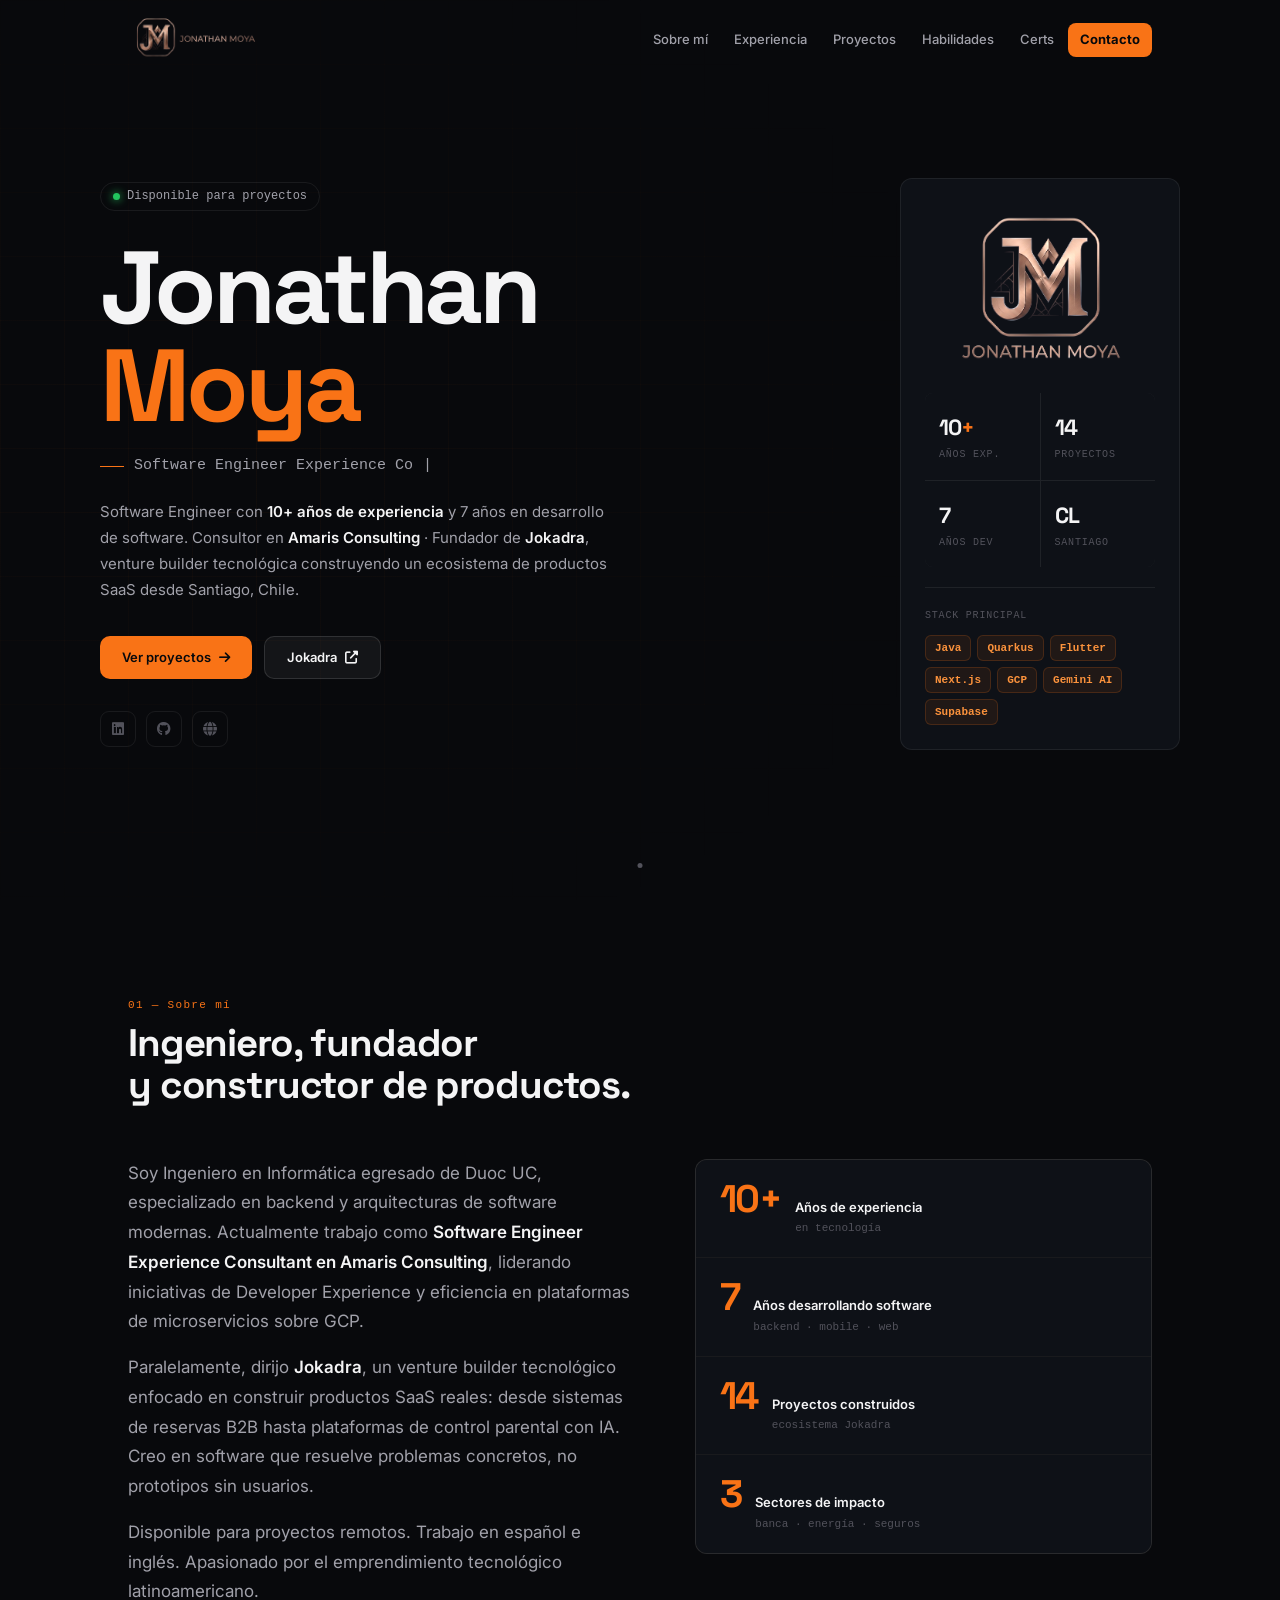
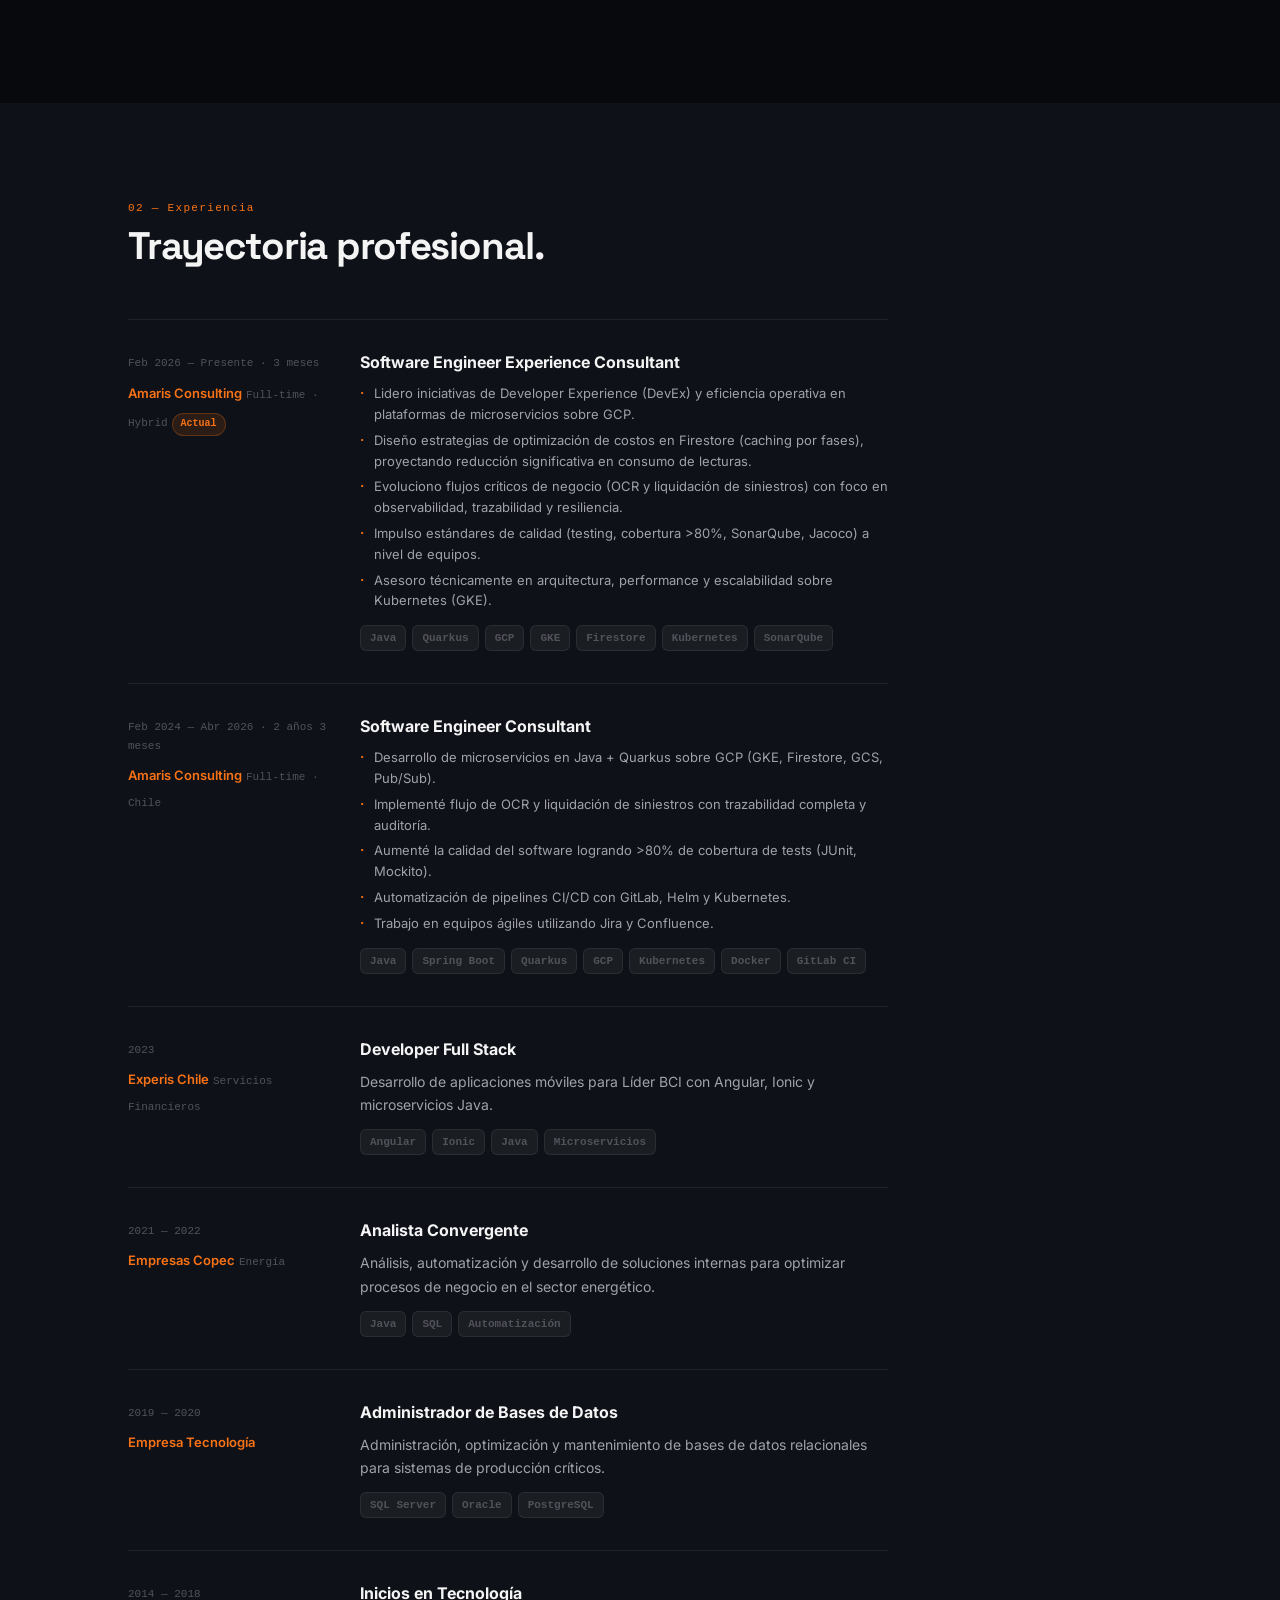
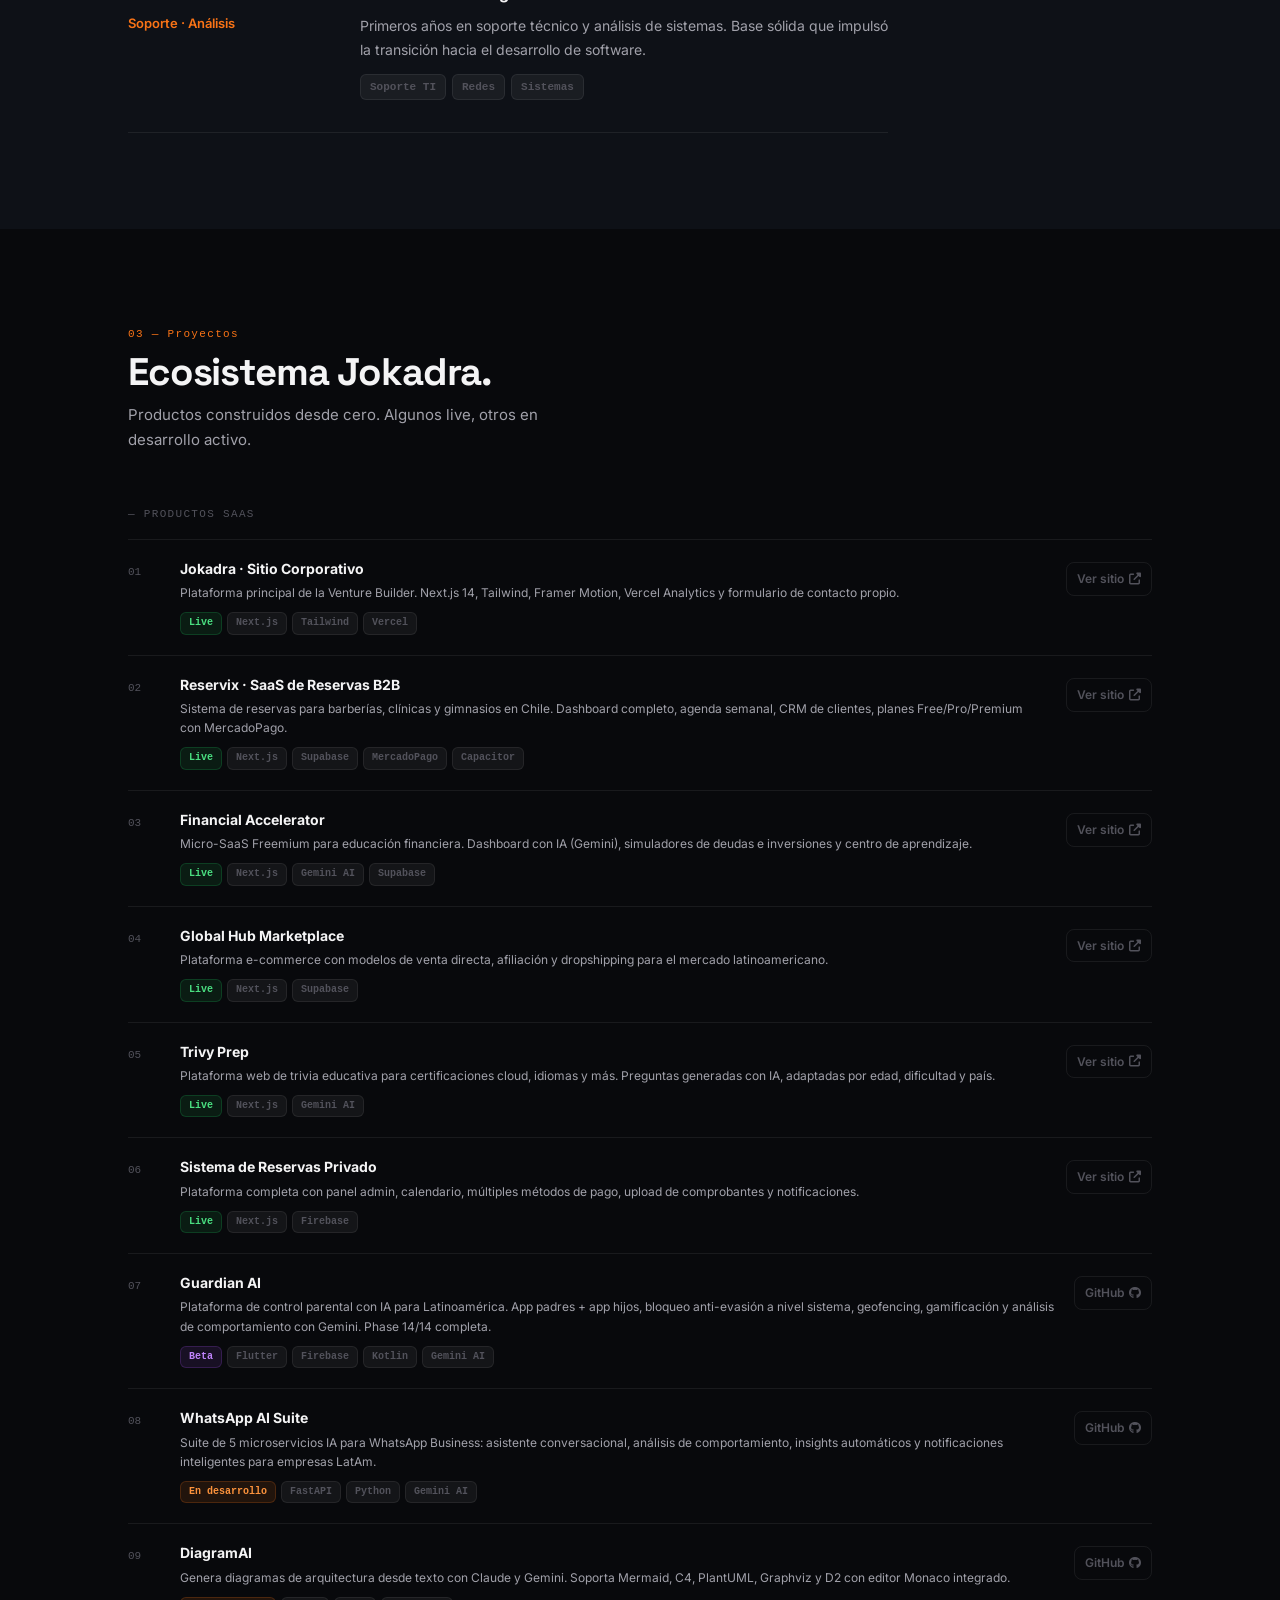
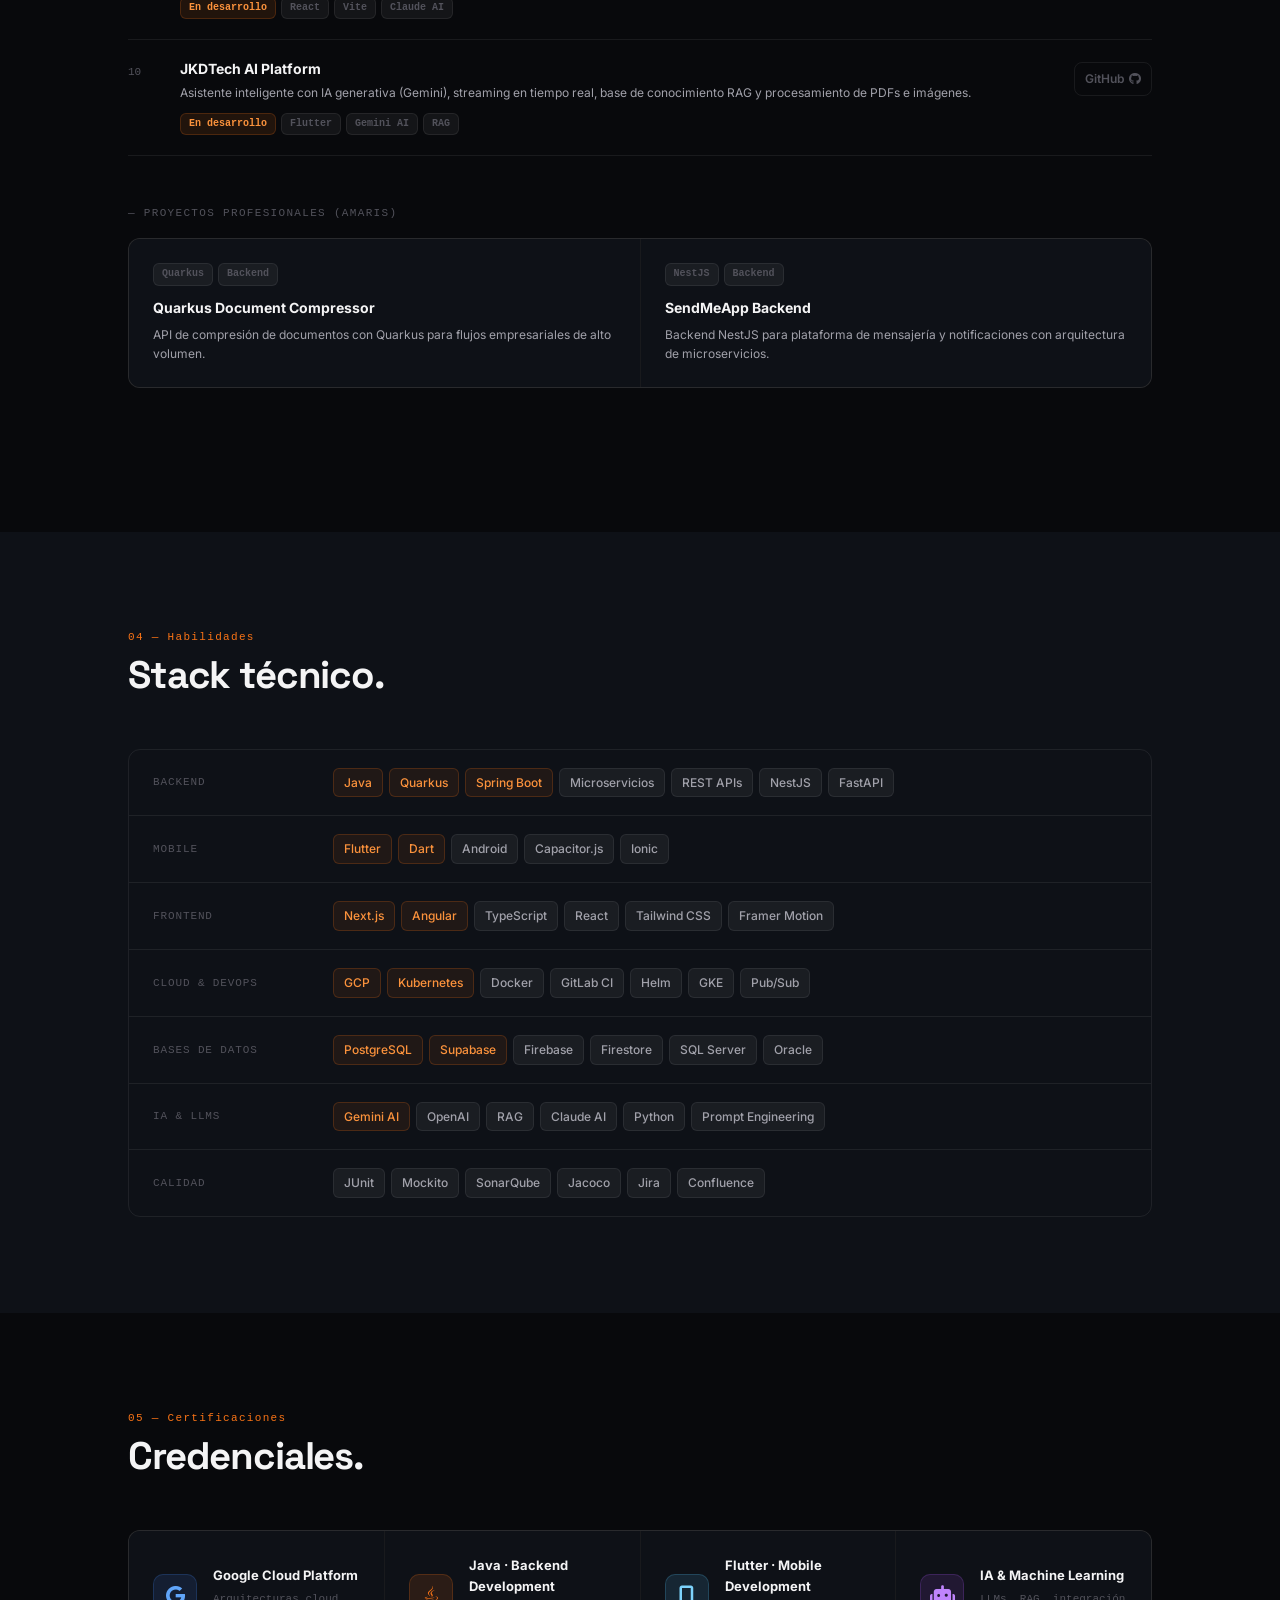
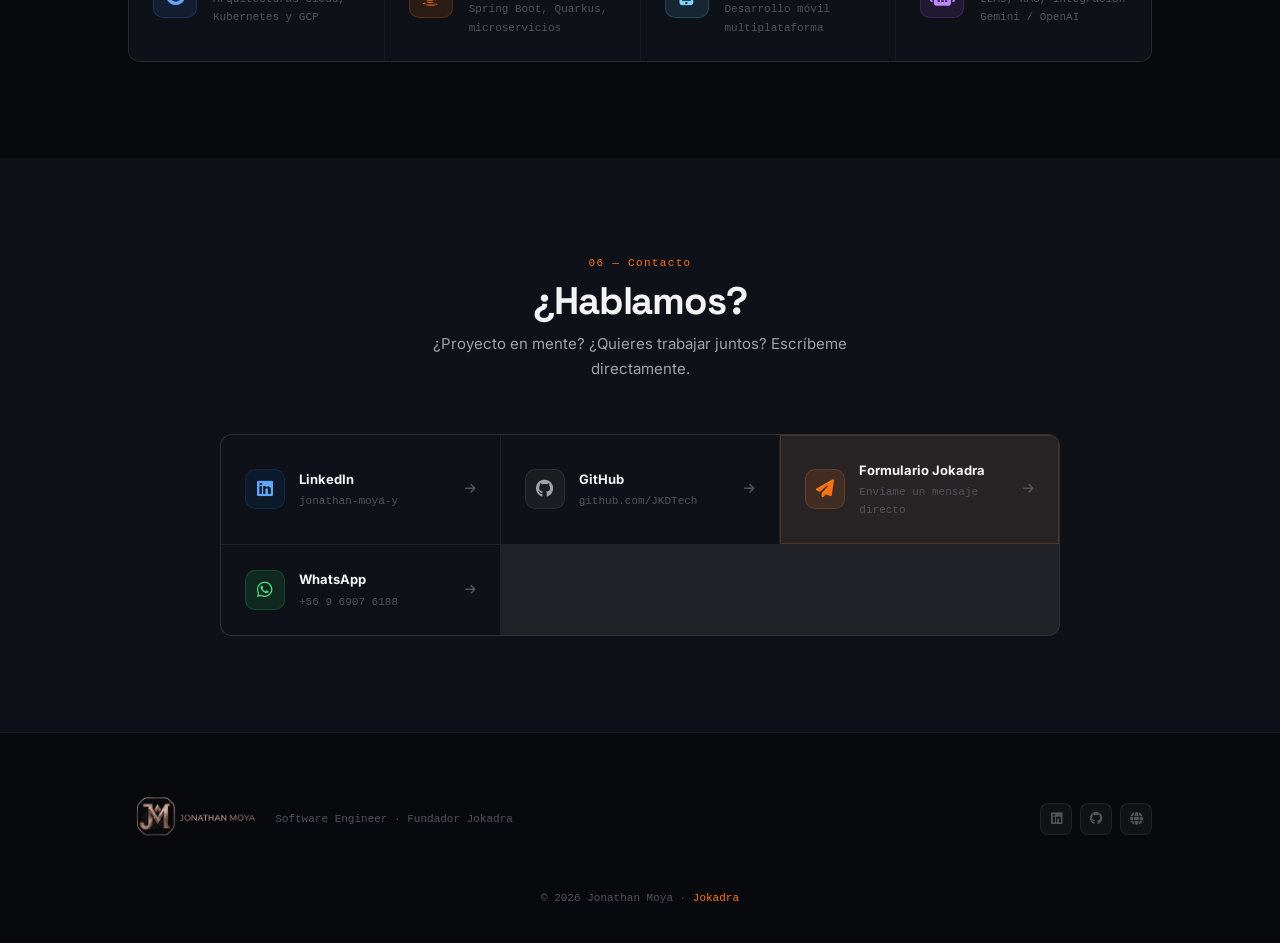
<file: index.html>
<!DOCTYPE html>
<html lang="es">

<head>
  <meta charset="UTF-8">
  <meta name="viewport" content="width=device-width, initial-scale=1.0">
  <title>Jonathan Moya · Software Engineer & Founder Jokadra</title>
  <meta name="description" content="Software Engineer con 10+ años de experiencia. Especialista en Java, Quarkus, Flutter y arquitecturas cloud. Fundador de Jokadra, venture builder tecnológica en Santiago, Chile.">
  <meta name="author" content="Jonathan Moya">
  <meta name="robots" content="index, follow">
  <link rel="canonical" href="https://jkdtech.github.io/">

  <!-- Open Graph -->
  <meta property="og:type" content="website">
  <meta property="og:url" content="https://jkdtech.github.io/">
  <meta property="og:title" content="Jonathan Moya · Software Engineer & Founder Jokadra">
  <meta property="og:description" content="Software Engineer con 10+ años de experiencia. Fundador de Jokadra, venture builder tecnológica en Chile.">
  <meta property="og:image" content="https://jkdtech.github.io/assets/img/og-image.jpg">

  <!-- Twitter Card -->
  <meta name="twitter:card" content="summary_large_image">
  <meta name="twitter:creator" content="@JonathanMoyaY">
  <meta name="twitter:title" content="Jonathan Moya · Software Engineer & Founder Jokadra">
  <meta name="twitter:description" content="Software Engineer con 10+ años de experiencia. Fundador de Jokadra.">
  <meta name="twitter:image" content="https://jkdtech.github.io/assets/img/og-image.jpg">

  <!-- Fonts -->
  <link rel="preconnect" href="https://fonts.googleapis.com">
  <link rel="preconnect" href="https://fonts.gstatic.com" crossorigin>
  <link href="https://fonts.googleapis.com/css2?family=Inter:wght@300;400;500;600;700&family=Space+Grotesk:wght@600;700;800&display=swap" rel="stylesheet">

  <!-- Icons -->
  <link rel="stylesheet" href="https://cdnjs.cloudflare.com/ajax/libs/font-awesome/6.5.1/css/all.min.css">

  <!-- Favicon -->
  <link rel="icon" type="image/png" href="assets/img/favicon.png">
  <link rel="apple-touch-icon" href="assets/img/apple-touch-icon.png">
  <link rel="manifest" href="manifest.json">

  <!-- Styles -->
  <link rel="stylesheet" href="assets/css/portfolio.css">

  <!-- Google Tag Manager -->
  <script>(function(w,d,s,l,i){w[l]=w[l]||[];w[l].push({'gtm.start':new Date().getTime(),event:'gtm.js'});var f=d.getElementsByTagName(s)[0],j=d.createElement(s),dl=l!='dataLayer'?'&l='+l:'';j.async=true;j.src='https://www.googletagmanager.com/gtm.js?id='+i+dl;f.parentNode.insertBefore(j,f);})(window,document,'script','dataLayer','GTM-P4P4WT2R');</script>
</head>

<body>
  <!-- GTM noscript -->
  <noscript><iframe src="https://www.googletagmanager.com/ns.html?id=GTM-P4P4WT2R" height="0" width="0" style="display:none;visibility:hidden"></iframe></noscript>

  <!-- ========== NAVBAR ========== -->
  <nav class="navbar" id="navbar">
    <div class="nav-container">
      <a href="#inicio" class="nav-logo">
        <img src="assets/img/logo-jm-horizontal.png" alt="Jonathan Moya" class="nav-logo-img">
      </a>
      <div class="nav-menu" id="navMenu">
        <a href="#sobre-mi"       class="nav-link">Sobre mí</a>
        <a href="#experiencia"    class="nav-link">Experiencia</a>
        <a href="#proyectos"      class="nav-link">Proyectos</a>
        <a href="#habilidades"    class="nav-link">Habilidades</a>
        <a href="#certificaciones"class="nav-link">Certs</a>
        <a href="#contacto"       class="nav-link nav-cta">Contacto</a>
      </div>
      <button class="nav-toggle" id="navToggle" aria-label="Abrir menú">
        <span></span><span></span><span></span>
      </button>
    </div>
  </nav>

  <!-- ========== HERO ========== -->
  <section id="inicio" class="hero">
    <div class="hero-inner">

      <!-- Columna izquierda -->
      <div class="hero-text" data-reveal>
        <div class="hero-tag">
          <span class="dot"></span>
          Disponible para proyectos
        </div>

        <h1 class="hero-name">
          Jonathan<br><span class="accent">Moya</span>
        </h1>

        <p class="hero-role">
          <span class="typing-text" id="typingText"></span><span class="typing-cursor">|</span>
        </p>

        <p class="hero-desc">
          Software Engineer con <strong>10+ años de experiencia</strong> y 7 años en desarrollo de software.
          Consultor en <strong>Amaris Consulting</strong> · Fundador de <strong>Jokadra</strong>,
          venture builder tecnológica construyendo un ecosistema de productos SaaS desde Santiago, Chile.
        </p>

        <div class="hero-actions">
          <a href="#proyectos" class="btn btn-primary">Ver proyectos <i class="fas fa-arrow-right"></i></a>
          <a href="https://site-jkdtech.vercel.app" target="_blank" rel="noopener" class="btn btn-ghost">Jokadra <i class="fas fa-external-link-alt"></i></a>
        </div>

        <div class="hero-social">
          <a href="https://www.linkedin.com/in/jonathan-moya-y" target="_blank" rel="noopener" aria-label="LinkedIn"><i class="fab fa-linkedin"></i></a>
          <a href="https://github.com/JKDTech" target="_blank" rel="noopener" aria-label="GitHub"><i class="fab fa-github"></i></a>
          <a href="https://site-jkdtech.vercel.app" target="_blank" rel="noopener" aria-label="Jokadra"><i class="fas fa-globe"></i></a>
        </div>
      </div>

      <!-- Columna derecha: logo personal + stats -->
      <div class="hero-widget" data-reveal>
        <div class="hero-logo-wrap">
          <img src="assets/img/logo-jm-vertical.png" alt="Jonathan Moya" class="hero-logo-img">
        </div>
        <div class="widget-stats">
          <div class="ws">
            <span class="ws-num">10<span class="accent">+</span></span>
            <span class="ws-label">años exp.</span>
          </div>
          <div class="ws">
            <span class="ws-num">14</span>
            <span class="ws-label">proyectos</span>
          </div>
          <div class="ws">
            <span class="ws-num">7</span>
            <span class="ws-label">años dev</span>
          </div>
          <div class="ws">
            <span class="ws-num">CL</span>
            <span class="ws-label">Santiago</span>
          </div>
        </div>
        <div class="widget-divider"></div>
        <p class="widget-stack-label">Stack principal</p>
        <div class="widget-stack">
          <span class="ws-tag">Java</span>
          <span class="ws-tag">Quarkus</span>
          <span class="ws-tag">Flutter</span>
          <span class="ws-tag">Next.js</span>
          <span class="ws-tag">GCP</span>
          <span class="ws-tag">Gemini AI</span>
          <span class="ws-tag">Supabase</span>
        </div>
      </div>
    </div>

    <a href="#sobre-mi" class="scroll-indicator" aria-label="Scroll">
      <span class="scroll-dot"></span>
    </a>
  </section>

  <!-- ========== SOBRE MÍ ========== -->
  <section id="sobre-mi" class="section">
    <div class="container">
      <div class="section-header" data-reveal>
        <span class="section-num">01 — Sobre mí</span>
        <h2 class="section-title">Ingeniero, fundador<br>y constructor de productos.</h2>
      </div>

      <div class="about-layout" data-reveal>
        <div class="about-statement">
          <p>
            Soy Ingeniero en Informática egresado de Duoc UC, especializado en backend y arquitecturas de software modernas.
            Actualmente trabajo como <strong>Software Engineer Experience Consultant en Amaris Consulting</strong>,
            liderando iniciativas de Developer Experience y eficiencia en plataformas de microservicios sobre GCP.
          </p>
          <p>
            Paralelamente, dirijo <strong>Jokadra</strong>, un venture builder tecnológico enfocado en construir
            productos SaaS reales: desde sistemas de reservas B2B hasta plataformas de control parental con IA.
            Creo en software que resuelve problemas concretos, no prototipos sin usuarios.
          </p>
          <p>
            Disponible para proyectos remotos. Trabajo en español e inglés.
            Apasionado por el emprendimiento tecnológico latinoamericano.
          </p>
        </div>

        <div class="about-stats">
          <div class="about-stat">
            <span class="as-num">10+</span>
            <div class="as-info">
              <span class="as-label">Años de experiencia</span>
              <span class="as-sub">en tecnología</span>
            </div>
          </div>
          <div class="about-stat">
            <span class="as-num">7</span>
            <div class="as-info">
              <span class="as-label">Años desarrollando software</span>
              <span class="as-sub">backend · mobile · web</span>
            </div>
          </div>
          <div class="about-stat">
            <span class="as-num">14</span>
            <div class="as-info">
              <span class="as-label">Proyectos construidos</span>
              <span class="as-sub">ecosistema Jokadra</span>
            </div>
          </div>
          <div class="about-stat">
            <span class="as-num">3</span>
            <div class="as-info">
              <span class="as-label">Sectores de impacto</span>
              <span class="as-sub">banca · energía · seguros</span>
            </div>
          </div>
        </div>
      </div>
    </div>
  </section>

  <!-- ========== EXPERIENCIA ========== -->
  <section id="experiencia" class="section section--alt">
    <div class="container">
      <div class="section-header" data-reveal>
        <span class="section-num">02 — Experiencia</span>
        <h2 class="section-title">Trayectoria profesional.</h2>
      </div>

      <div class="timeline">

        <!-- Amaris — Cargo actual -->
        <div class="timeline-item" data-reveal>
          <div class="timeline-left">
            <span class="timeline-period">Feb 2026 — Presente · 3 meses</span>
            <span class="timeline-company">Amaris Consulting</span>
            <span class="timeline-type">Full-time · Hybrid</span>
            <span class="timeline-badge">Actual</span>
          </div>
          <div class="timeline-content">
            <h3>Software Engineer Experience Consultant</h3>
            <ul class="timeline-bullets">
              <li>Lidero iniciativas de Developer Experience (DevEx) y eficiencia operativa en plataformas de microservicios sobre GCP.</li>
              <li>Diseño estrategias de optimización de costos en Firestore (caching por fases), proyectando reducción significativa en consumo de lecturas.</li>
              <li>Evoluciono flujos críticos de negocio (OCR y liquidación de siniestros) con foco en observabilidad, trazabilidad y resiliencia.</li>
              <li>Impulso estándares de calidad (testing, cobertura >80%, SonarQube, Jacoco) a nivel de equipos.</li>
              <li>Asesoro técnicamente en arquitectura, performance y escalabilidad sobre Kubernetes (GKE).</li>
            </ul>
            <div class="tech-pills">
              <span>Java</span><span>Quarkus</span><span>GCP</span><span>GKE</span><span>Firestore</span><span>Kubernetes</span><span>SonarQube</span>
            </div>
          </div>
        </div>

        <!-- Amaris — Cargo anterior -->
        <div class="timeline-item" data-reveal>
          <div class="timeline-left">
            <span class="timeline-period">Feb 2024 — Abr 2026 · 2 años 3 meses</span>
            <span class="timeline-company">Amaris Consulting</span>
            <span class="timeline-type">Full-time · Chile</span>
          </div>
          <div class="timeline-content">
            <h3>Software Engineer Consultant</h3>
            <ul class="timeline-bullets">
              <li>Desarrollo de microservicios en Java + Quarkus sobre GCP (GKE, Firestore, GCS, Pub/Sub).</li>
              <li>Implementé flujo de OCR y liquidación de siniestros con trazabilidad completa y auditoría.</li>
              <li>Aumenté la calidad del software logrando >80% de cobertura de tests (JUnit, Mockito).</li>
              <li>Automatización de pipelines CI/CD con GitLab, Helm y Kubernetes.</li>
              <li>Trabajo en equipos ágiles utilizando Jira y Confluence.</li>
            </ul>
            <div class="tech-pills">
              <span>Java</span><span>Spring Boot</span><span>Quarkus</span><span>GCP</span><span>Kubernetes</span><span>Docker</span><span>GitLab CI</span>
            </div>
          </div>
        </div>

        <!-- Experis -->
        <div class="timeline-item" data-reveal>
          <div class="timeline-left">
            <span class="timeline-period">2023</span>
            <span class="timeline-company">Experis Chile</span>
            <span class="timeline-type">Servicios Financieros</span>
          </div>
          <div class="timeline-content">
            <h3>Developer Full Stack</h3>
            <p>Desarrollo de aplicaciones móviles para Líder BCI con Angular, Ionic y microservicios Java.</p>
            <div class="tech-pills">
              <span>Angular</span><span>Ionic</span><span>Java</span><span>Microservicios</span>
            </div>
          </div>
        </div>

        <!-- Copec -->
        <div class="timeline-item" data-reveal>
          <div class="timeline-left">
            <span class="timeline-period">2021 — 2022</span>
            <span class="timeline-company">Empresas Copec</span>
            <span class="timeline-type">Energía</span>
          </div>
          <div class="timeline-content">
            <h3>Analista Convergente</h3>
            <p>Análisis, automatización y desarrollo de soluciones internas para optimizar procesos de negocio en el sector energético.</p>
            <div class="tech-pills">
              <span>Java</span><span>SQL</span><span>Automatización</span>
            </div>
          </div>
        </div>

        <!-- DBA -->
        <div class="timeline-item" data-reveal>
          <div class="timeline-left">
            <span class="timeline-period">2019 — 2020</span>
            <span class="timeline-company">Empresa Tecnología</span>
          </div>
          <div class="timeline-content">
            <h3>Administrador de Bases de Datos</h3>
            <p>Administración, optimización y mantenimiento de bases de datos relacionales para sistemas de producción críticos.</p>
            <div class="tech-pills">
              <span>SQL Server</span><span>Oracle</span><span>PostgreSQL</span>
            </div>
          </div>
        </div>

        <!-- Inicios -->
        <div class="timeline-item" data-reveal>
          <div class="timeline-left">
            <span class="timeline-period">2014 — 2018</span>
            <span class="timeline-company">Soporte · Análisis</span>
          </div>
          <div class="timeline-content">
            <h3>Inicios en Tecnología</h3>
            <p>Primeros años en soporte técnico y análisis de sistemas. Base sólida que impulsó la transición hacia el desarrollo de software.</p>
            <div class="tech-pills">
              <span>Soporte TI</span><span>Redes</span><span>Sistemas</span>
            </div>
          </div>
        </div>

      </div>
    </div>
  </section>

  <!-- ========== PROYECTOS ========== -->
  <section id="proyectos" class="section">
    <div class="container">
      <div class="section-header" data-reveal>
        <span class="section-num">03 — Proyectos</span>
        <h2 class="section-title">Ecosistema Jokadra.</h2>
        <p class="section-desc">Productos construidos desde cero. Algunos live, otros en desarrollo activo.</p>
      </div>

      <p class="projects-group-label" data-reveal>— Productos SaaS</p>
      <div class="projects-list" data-reveal>

        <div class="project-row">
          <span class="project-num">01</span>
          <div class="project-info">
            <h3>Jokadra · Sitio Corporativo</h3>
            <p>Plataforma principal de la Venture Builder. Next.js 14, Tailwind, Framer Motion, Vercel Analytics y formulario de contacto propio.</p>
            <div class="project-tags">
              <span class="tag tag--live">Live</span>
              <span class="tag">Next.js</span><span class="tag">Tailwind</span><span class="tag">Vercel</span>
            </div>
          </div>
          <a href="https://site-jkdtech.vercel.app" target="_blank" rel="noopener" class="project-link-btn">
            Ver sitio <i class="fas fa-external-link-alt"></i>
          </a>
        </div>

        <div class="project-row">
          <span class="project-num">02</span>
          <div class="project-info">
            <h3>Reservix · SaaS de Reservas B2B</h3>
            <p>Sistema de reservas para barberías, clínicas y gimnasios en Chile. Dashboard completo, agenda semanal, CRM de clientes, planes Free/Pro/Premium con MercadoPago.</p>
            <div class="project-tags">
              <span class="tag tag--live">Live</span>
              <span class="tag">Next.js</span><span class="tag">Supabase</span><span class="tag">MercadoPago</span><span class="tag">Capacitor</span>
            </div>
          </div>
          <a href="https://reservix-kappa.vercel.app" target="_blank" rel="noopener" class="project-link-btn">
            Ver sitio <i class="fas fa-external-link-alt"></i>
          </a>
        </div>

        <div class="project-row">
          <span class="project-num">03</span>
          <div class="project-info">
            <h3>Financial Accelerator</h3>
            <p>Micro-SaaS Freemium para educación financiera. Dashboard con IA (Gemini), simuladores de deudas e inversiones y centro de aprendizaje.</p>
            <div class="project-tags">
              <span class="tag tag--live">Live</span>
              <span class="tag">Next.js</span><span class="tag">Gemini AI</span><span class="tag">Supabase</span>
            </div>
          </div>
          <a href="https://financial-accelerator.vercel.app" target="_blank" rel="noopener" class="project-link-btn">
            Ver sitio <i class="fas fa-external-link-alt"></i>
          </a>
        </div>

        <div class="project-row">
          <span class="project-num">04</span>
          <div class="project-info">
            <h3>Global Hub Marketplace</h3>
            <p>Plataforma e-commerce con modelos de venta directa, afiliación y dropshipping para el mercado latinoamericano.</p>
            <div class="project-tags">
              <span class="tag tag--live">Live</span>
              <span class="tag">Next.js</span><span class="tag">Supabase</span>
            </div>
          </div>
          <a href="https://global-hub-marketplace.vercel.app" target="_blank" rel="noopener" class="project-link-btn">
            Ver sitio <i class="fas fa-external-link-alt"></i>
          </a>
        </div>

        <div class="project-row">
          <span class="project-num">05</span>
          <div class="project-info">
            <h3>Trivy Prep</h3>
            <p>Plataforma web de trivia educativa para certificaciones cloud, idiomas y más. Preguntas generadas con IA, adaptadas por edad, dificultad y país.</p>
            <div class="project-tags">
              <span class="tag tag--live">Live</span>
              <span class="tag">Next.js</span><span class="tag">Gemini AI</span>
            </div>
          </div>
          <a href="https://trivy-prep.vercel.app" target="_blank" rel="noopener" class="project-link-btn">
            Ver sitio <i class="fas fa-external-link-alt"></i>
          </a>
        </div>

        <div class="project-row">
          <span class="project-num">06</span>
          <div class="project-info">
            <h3>Sistema de Reservas Privado</h3>
            <p>Plataforma completa con panel admin, calendario, múltiples métodos de pago, upload de comprobantes y notificaciones.</p>
            <div class="project-tags">
              <span class="tag tag--live">Live</span>
              <span class="tag">Next.js</span><span class="tag">Firebase</span>
            </div>
          </div>
          <a href="https://reservas-rho.vercel.app" target="_blank" rel="noopener" class="project-link-btn">
            Ver sitio <i class="fas fa-external-link-alt"></i>
          </a>
        </div>

        <div class="project-row">
          <span class="project-num">07</span>
          <div class="project-info">
            <h3>Guardian AI</h3>
            <p>Plataforma de control parental con IA para Latinoamérica. App padres + app hijos, bloqueo anti-evasión a nivel sistema, geofencing, gamificación y análisis de comportamiento con Gemini. Phase 14/14 completa.</p>
            <div class="project-tags">
              <span class="tag tag--beta">Beta</span>
              <span class="tag">Flutter</span><span class="tag">Firebase</span><span class="tag">Kotlin</span><span class="tag">Gemini AI</span>
            </div>
          </div>
          <a href="https://github.com/JKDTech" target="_blank" rel="noopener" class="project-link-btn">
            GitHub <i class="fab fa-github"></i>
          </a>
        </div>

        <div class="project-row">
          <span class="project-num">08</span>
          <div class="project-info">
            <h3>WhatsApp AI Suite</h3>
            <p>Suite de 5 microservicios IA para WhatsApp Business: asistente conversacional, análisis de comportamiento, insights automáticos y notificaciones inteligentes para empresas LatAm.</p>
            <div class="project-tags">
              <span class="tag tag--dev">En desarrollo</span>
              <span class="tag">FastAPI</span><span class="tag">Python</span><span class="tag">Gemini AI</span>
            </div>
          </div>
          <a href="https://github.com/JKDTech" target="_blank" rel="noopener" class="project-link-btn">
            GitHub <i class="fab fa-github"></i>
          </a>
        </div>

        <div class="project-row">
          <span class="project-num">09</span>
          <div class="project-info">
            <h3>DiagramAI</h3>
            <p>Genera diagramas de arquitectura desde texto con Claude y Gemini. Soporta Mermaid, C4, PlantUML, Graphviz y D2 con editor Monaco integrado.</p>
            <div class="project-tags">
              <span class="tag tag--dev">En desarrollo</span>
              <span class="tag">React</span><span class="tag">Vite</span><span class="tag">Claude AI</span>
            </div>
          </div>
          <a href="https://github.com/JKDTech/diagramai" target="_blank" rel="noopener" class="project-link-btn">
            GitHub <i class="fab fa-github"></i>
          </a>
        </div>

        <div class="project-row">
          <span class="project-num">10</span>
          <div class="project-info">
            <h3>JKDTech AI Platform</h3>
            <p>Asistente inteligente con IA generativa (Gemini), streaming en tiempo real, base de conocimiento RAG y procesamiento de PDFs e imágenes.</p>
            <div class="project-tags">
              <span class="tag tag--dev">En desarrollo</span>
              <span class="tag">Flutter</span><span class="tag">Gemini AI</span><span class="tag">RAG</span>
            </div>
          </div>
          <a href="https://github.com/JKDTech/jkdtech_ai" target="_blank" rel="noopener" class="project-link-btn">
            GitHub <i class="fab fa-github"></i>
          </a>
        </div>

      </div>

      <!-- Proyectos profesionales -->
      <p class="projects-group-label" data-reveal>— Proyectos profesionales (Amaris)</p>
      <div class="projects-grid--sm" data-reveal>
        <div class="project-card--sm">
          <div class="project-tags" style="margin-bottom:10px">
            <span class="tag">Quarkus</span><span class="tag">Backend</span>
          </div>
          <h3>Quarkus Document Compressor</h3>
          <p>API de compresión de documentos con Quarkus para flujos empresariales de alto volumen.</p>
        </div>
        <div class="project-card--sm">
          <div class="project-tags" style="margin-bottom:10px">
            <span class="tag">NestJS</span><span class="tag">Backend</span>
          </div>
          <h3>SendMeApp Backend</h3>
          <p>Backend NestJS para plataforma de mensajería y notificaciones con arquitectura de microservicios.</p>
        </div>
      </div>

    </div>
  </section>

  <!-- ========== HABILIDADES ========== -->
  <section id="habilidades" class="section section--alt">
    <div class="container">
      <div class="section-header" data-reveal>
        <span class="section-num">04 — Habilidades</span>
        <h2 class="section-title">Stack técnico.</h2>
      </div>

      <div class="skills-groups" data-reveal>
        <div class="skill-group">
          <span class="sg-label">Backend</span>
          <div class="sg-pills">
            <span class="sg-pill sg-pill--strong">Java</span>
            <span class="sg-pill sg-pill--strong">Quarkus</span>
            <span class="sg-pill sg-pill--strong">Spring Boot</span>
            <span class="sg-pill">Microservicios</span>
            <span class="sg-pill">REST APIs</span>
            <span class="sg-pill">NestJS</span>
            <span class="sg-pill">FastAPI</span>
          </div>
        </div>
        <div class="skill-group">
          <span class="sg-label">Mobile</span>
          <div class="sg-pills">
            <span class="sg-pill sg-pill--strong">Flutter</span>
            <span class="sg-pill sg-pill--strong">Dart</span>
            <span class="sg-pill">Android</span>
            <span class="sg-pill">Capacitor.js</span>
            <span class="sg-pill">Ionic</span>
          </div>
        </div>
        <div class="skill-group">
          <span class="sg-label">Frontend</span>
          <div class="sg-pills">
            <span class="sg-pill sg-pill--strong">Next.js</span>
            <span class="sg-pill sg-pill--strong">Angular</span>
            <span class="sg-pill">TypeScript</span>
            <span class="sg-pill">React</span>
            <span class="sg-pill">Tailwind CSS</span>
            <span class="sg-pill">Framer Motion</span>
          </div>
        </div>
        <div class="skill-group">
          <span class="sg-label">Cloud & DevOps</span>
          <div class="sg-pills">
            <span class="sg-pill sg-pill--strong">GCP</span>
            <span class="sg-pill sg-pill--strong">Kubernetes</span>
            <span class="sg-pill">Docker</span>
            <span class="sg-pill">GitLab CI</span>
            <span class="sg-pill">Helm</span>
            <span class="sg-pill">GKE</span>
            <span class="sg-pill">Pub/Sub</span>
          </div>
        </div>
        <div class="skill-group">
          <span class="sg-label">Bases de datos</span>
          <div class="sg-pills">
            <span class="sg-pill sg-pill--strong">PostgreSQL</span>
            <span class="sg-pill sg-pill--strong">Supabase</span>
            <span class="sg-pill">Firebase</span>
            <span class="sg-pill">Firestore</span>
            <span class="sg-pill">SQL Server</span>
            <span class="sg-pill">Oracle</span>
          </div>
        </div>
        <div class="skill-group">
          <span class="sg-label">IA & LLMs</span>
          <div class="sg-pills">
            <span class="sg-pill sg-pill--strong">Gemini AI</span>
            <span class="sg-pill">OpenAI</span>
            <span class="sg-pill">RAG</span>
            <span class="sg-pill">Claude AI</span>
            <span class="sg-pill">Python</span>
            <span class="sg-pill">Prompt Engineering</span>
          </div>
        </div>
        <div class="skill-group">
          <span class="sg-label">Calidad</span>
          <div class="sg-pills">
            <span class="sg-pill">JUnit</span>
            <span class="sg-pill">Mockito</span>
            <span class="sg-pill">SonarQube</span>
            <span class="sg-pill">Jacoco</span>
            <span class="sg-pill">Jira</span>
            <span class="sg-pill">Confluence</span>
          </div>
        </div>
      </div>
    </div>
  </section>

  <!-- ========== CERTIFICACIONES ========== -->
  <section id="certificaciones" class="section">
    <div class="container">
      <div class="section-header" data-reveal>
        <span class="section-num">05 — Certificaciones</span>
        <h2 class="section-title">Credenciales.</h2>
      </div>
      <div class="certs-grid" data-reveal>
        <div class="cert-card">
          <div class="cert-icon cert-icon--gcp"><i class="fab fa-google"></i></div>
          <div class="cert-info">
            <h3>Google Cloud Platform</h3>
            <p>Arquitecturas cloud, Kubernetes y GCP</p>
          </div>
        </div>
        <div class="cert-card">
          <div class="cert-icon cert-icon--java"><i class="fab fa-java"></i></div>
          <div class="cert-info">
            <h3>Java · Backend Development</h3>
            <p>Spring Boot, Quarkus, microservicios</p>
          </div>
        </div>
        <div class="cert-card">
          <div class="cert-icon cert-icon--flutter"><i class="fas fa-mobile-alt"></i></div>
          <div class="cert-info">
            <h3>Flutter · Mobile Development</h3>
            <p>Desarrollo móvil multiplataforma</p>
          </div>
        </div>
        <div class="cert-card">
          <div class="cert-icon cert-icon--ai"><i class="fas fa-robot"></i></div>
          <div class="cert-info">
            <h3>IA & Machine Learning</h3>
            <p>LLMs, RAG, integración Gemini / OpenAI</p>
          </div>
        </div>
      </div>
    </div>
  </section>

  <!-- ========== CONTACTO ========== -->
  <section id="contacto" class="section section--alt">
    <div class="container">
      <div class="section-header section-header--center" data-reveal>
        <span class="section-num">06 — Contacto</span>
        <h2 class="section-title">¿Hablamos?</h2>
        <p class="section-desc">¿Proyecto en mente? ¿Quieres trabajar juntos? Escríbeme directamente.</p>
      </div>
      <div class="contact-grid" data-reveal>

        <a href="https://www.linkedin.com/in/jonathan-moya-y" target="_blank" rel="noopener" class="contact-card">
          <div class="contact-icon contact-icon--linkedin"><i class="fab fa-linkedin"></i></div>
          <div>
            <h3>LinkedIn</h3>
            <p>jonathan-moya-y</p>
          </div>
          <i class="fas fa-arrow-right contact-arrow"></i>
        </a>

        <a href="https://github.com/JKDTech" target="_blank" rel="noopener" class="contact-card">
          <div class="contact-icon contact-icon--github"><i class="fab fa-github"></i></div>
          <div>
            <h3>GitHub</h3>
            <p>github.com/JKDTech</p>
          </div>
          <i class="fas fa-arrow-right contact-arrow"></i>
        </a>

        <a href="https://site-jkdtech.vercel.app/#contacto" target="_blank" rel="noopener" class="contact-card contact-card--highlight">
          <div class="contact-icon contact-icon--web"><i class="fas fa-paper-plane"></i></div>
          <div>
            <h3>Formulario Jokadra</h3>
            <p>Envíame un mensaje directo</p>
          </div>
          <i class="fas fa-arrow-right contact-arrow"></i>
        </a>

        <a href="https://wa.me/56969076188" target="_blank" rel="noopener" class="contact-card">
          <div class="contact-icon contact-icon--whatsapp"><i class="fab fa-whatsapp"></i></div>
          <div>
            <h3>WhatsApp</h3>
            <p>+56 9 6907 6188</p>
          </div>
          <i class="fas fa-arrow-right contact-arrow"></i>
        </a>

      </div>
    </div>
  </section>

  <!-- ========== FOOTER ========== -->
  <footer class="footer">
    <div class="container">
      <div class="footer-inner">
        <div class="footer-brand">
          <img src="assets/img/logo-jm-horizontal.png" alt="Jonathan Moya" class="footer-logo-img">
          <div>
            <p class="footer-sub">Software Engineer · Fundador Jokadra</p>
          </div>
        </div>
        <div class="footer-links">
          <a href="https://www.linkedin.com/in/jonathan-moya-y" target="_blank" rel="noopener"><i class="fab fa-linkedin"></i></a>
          <a href="https://github.com/JKDTech" target="_blank" rel="noopener"><i class="fab fa-github"></i></a>
          <a href="https://site-jkdtech.vercel.app" target="_blank" rel="noopener"><i class="fas fa-globe"></i></a>
        </div>
      </div>
      <p class="footer-copy">© 2026 Jonathan Moya · <a href="https://site-jkdtech.vercel.app" target="_blank" rel="noopener">Jokadra</a></p>
    </div>
  </footer>

  <script src="assets/js/portfolio.js"></script>
</body>
</html>
</file>
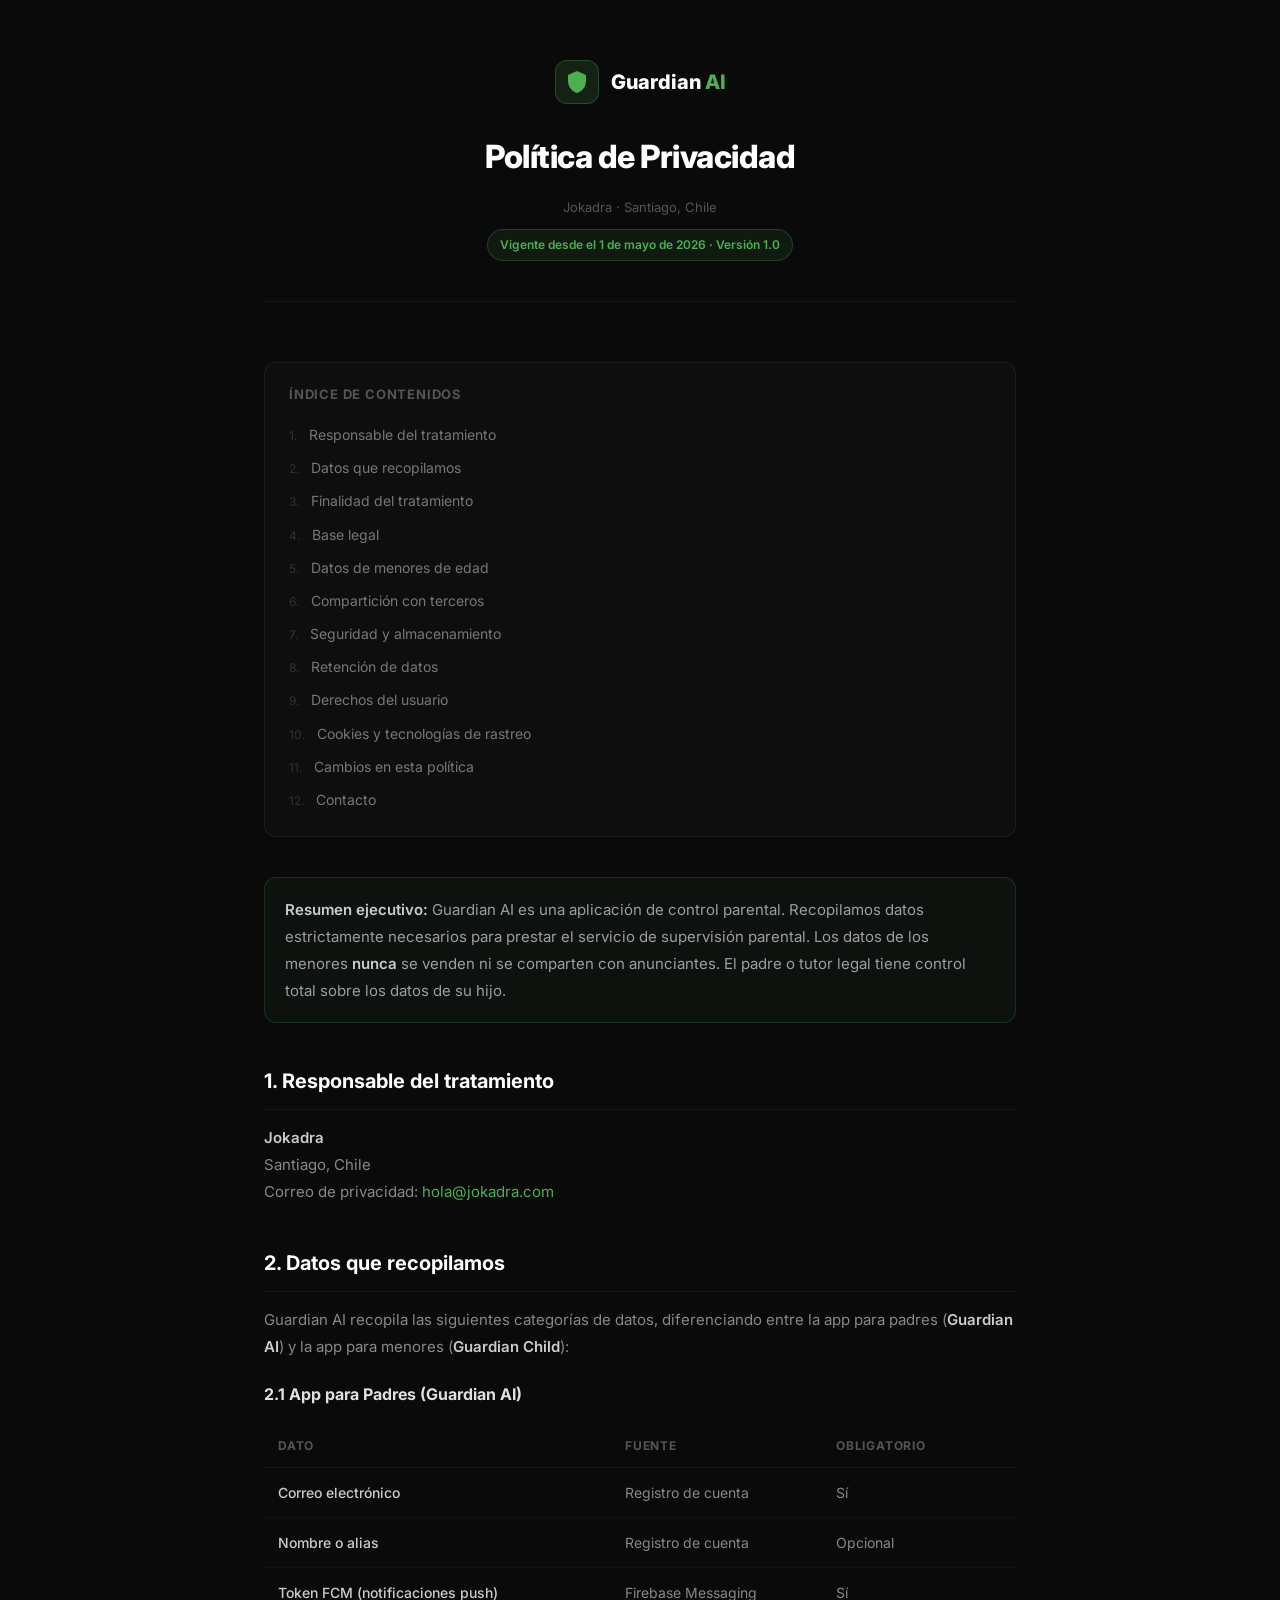
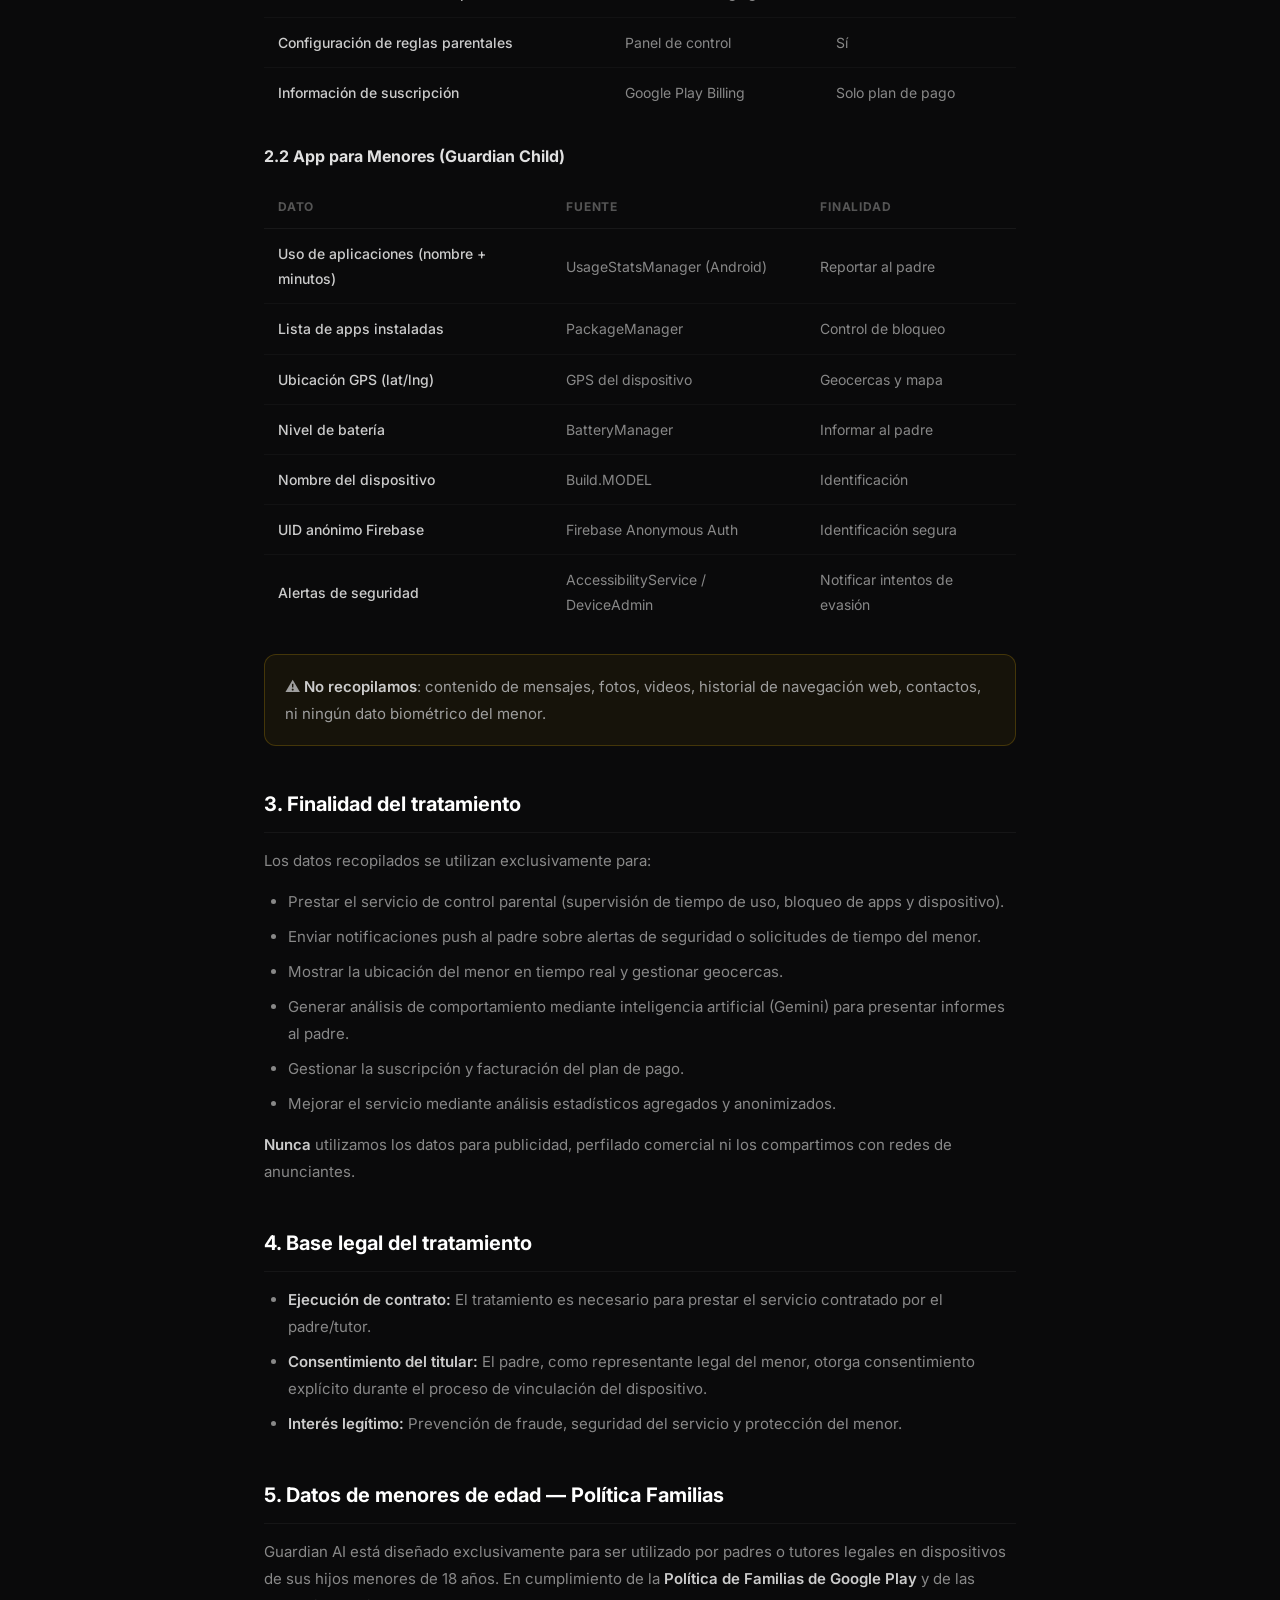
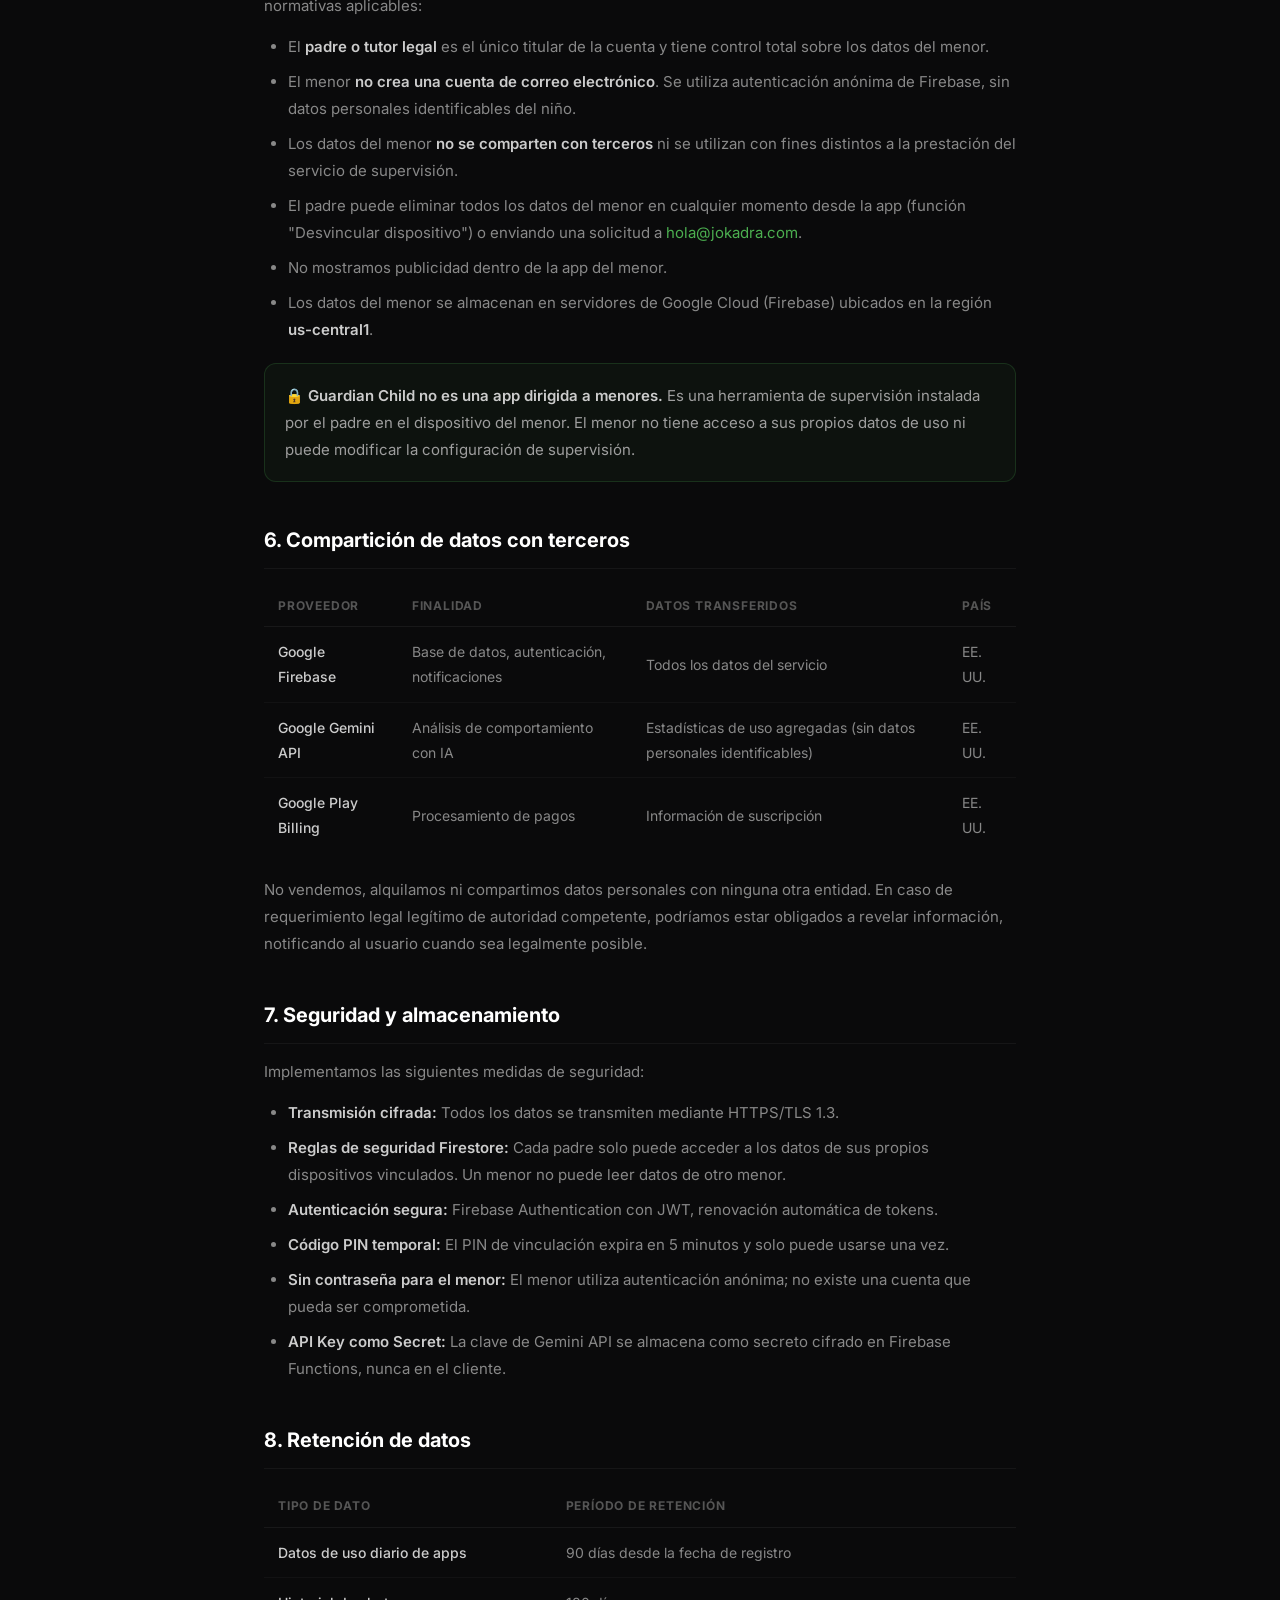
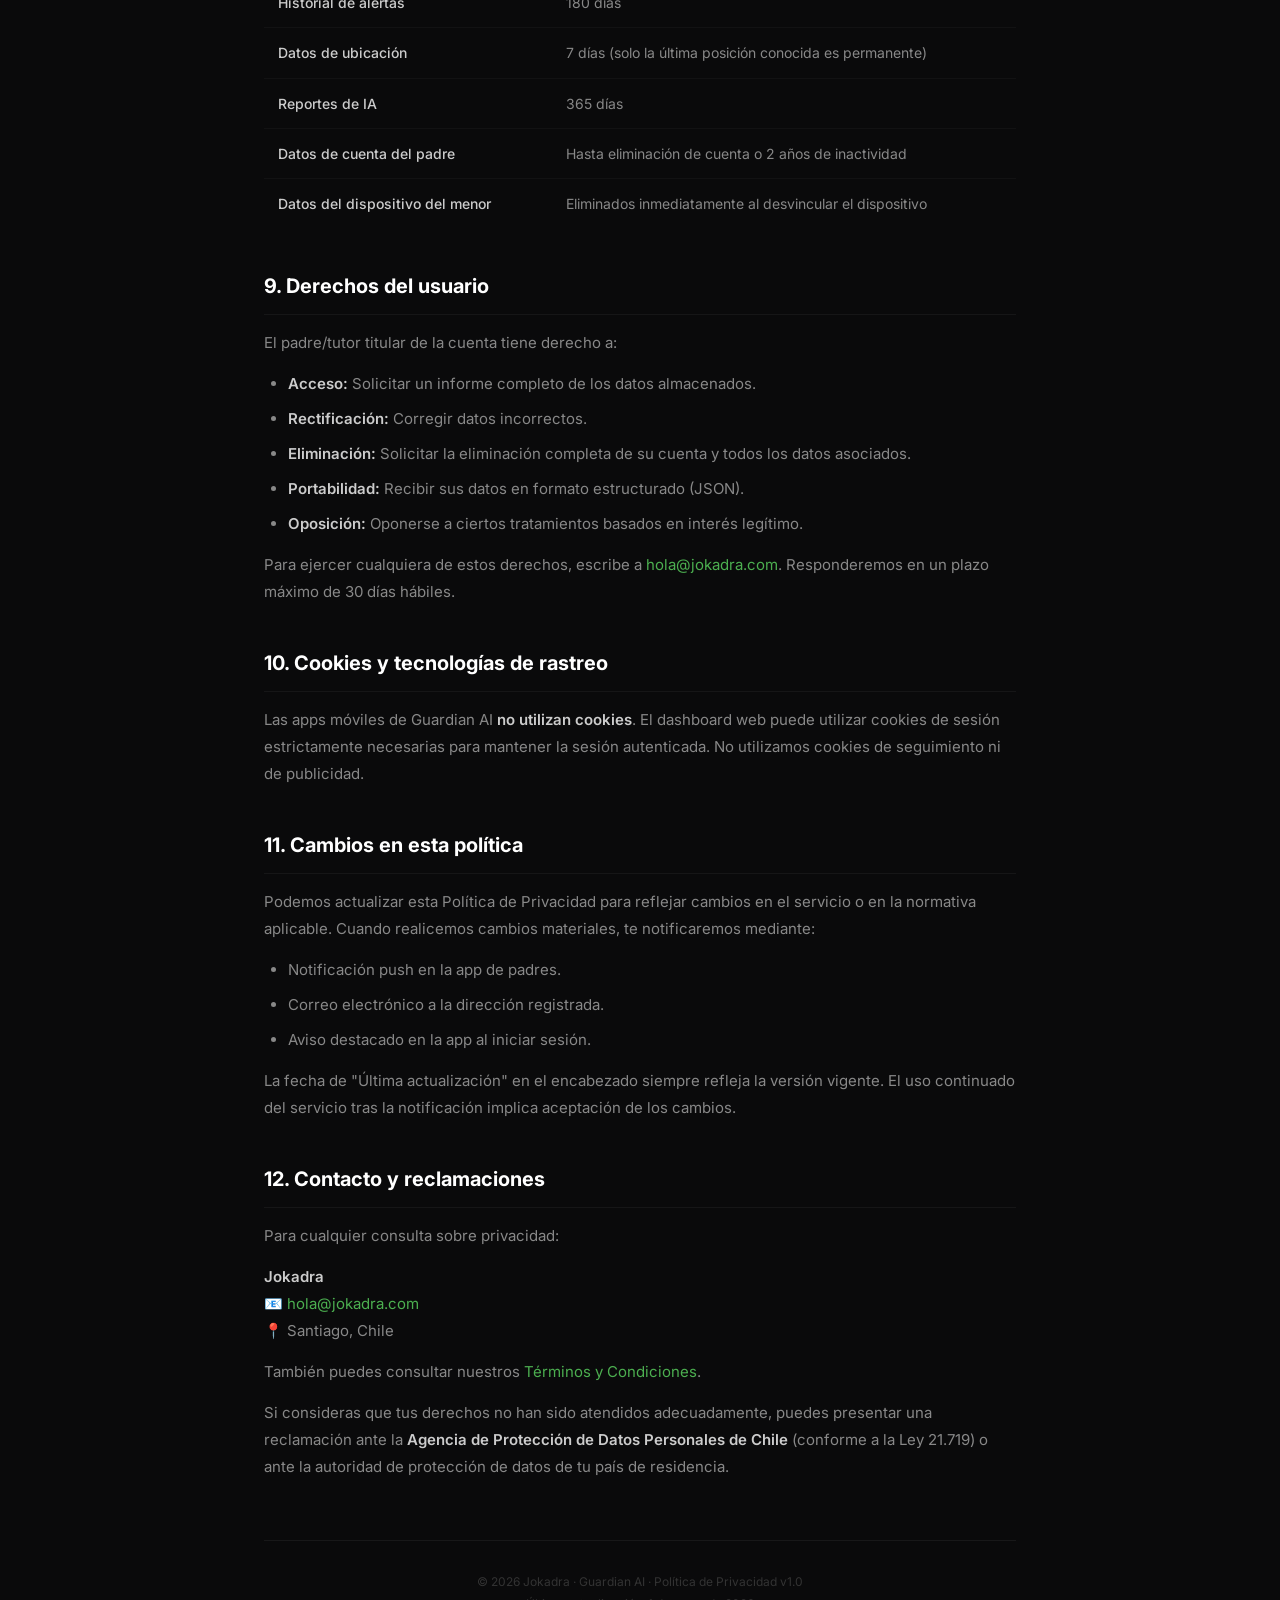
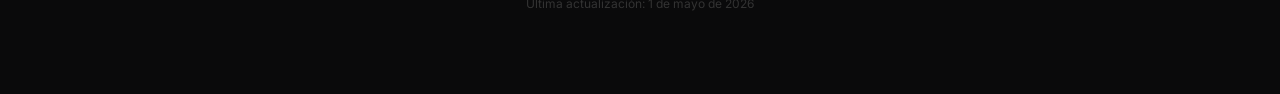
<file: guardian-ai/privacy/index.html>
<!DOCTYPE html>
<html lang="es">
<head>
<meta charset="UTF-8"/>
<meta name="viewport" content="width=device-width,initial-scale=1"/>
<title>Política de Privacidad — Guardian AI</title>
<link href="https://fonts.googleapis.com/css2?family=Inter:wght@400;500;600;700;800&display=swap" rel="stylesheet"/>
<style>
*{box-sizing:border-box;margin:0;padding:0}
body{background:#0A0A0B;color:#ccc;font-family:'Inter',sans-serif;line-height:1.8;font-size:15px}
.wrap{max-width:800px;margin:0 auto;padding:60px 24px 80px}
header{text-align:center;margin-bottom:60px;padding-bottom:40px;border-bottom:1px solid rgba(255,255,255,0.06)}
.logo{display:flex;align-items:center;gap:12px;justify-content:center;margin-bottom:24px}
.logo-icon{width:44px;height:44px;border-radius:12px;background:rgba(76,175,80,0.15);border:1px solid rgba(76,175,80,0.3);display:flex;align-items:center;justify-content:center}
.logo-text{font-size:20px;font-weight:800;color:#fff}
h1{font-size:32px;font-weight:800;color:#fff;letter-spacing:-0.5px;margin-bottom:10px}
.meta{font-size:13px;color:#555}
.badge{display:inline-block;padding:4px 12px;border-radius:20px;background:rgba(76,175,80,0.1);border:1px solid rgba(76,175,80,0.25);color:#4CAF50;font-size:12px;font-weight:600;margin-top:10px}
h2{font-size:20px;font-weight:700;color:#fff;margin:40px 0 14px;padding-bottom:10px;border-bottom:1px solid rgba(255,255,255,0.05)}
h3{font-size:16px;font-weight:700;color:#e0e0e0;margin:20px 0 8px}
p{margin-bottom:14px;color:#888}
ul,ol{padding-left:24px;margin-bottom:14px}
li{margin-bottom:8px;color:#888}
strong{color:#ccc;font-weight:600}
.info-box{background:rgba(76,175,80,0.05);border:1px solid rgba(76,175,80,0.2);border-radius:12px;padding:18px 20px;margin:20px 0}
.info-box p{margin:0;color:#9E9E9E}
.warn-box{background:rgba(255,193,7,0.05);border:1px solid rgba(255,193,7,0.2);border-radius:12px;padding:18px 20px;margin:20px 0}
.warn-box p{margin:0;color:#9E9E9E}
.data-table{width:100%;border-collapse:collapse;margin:16px 0 24px}
.data-table th{text-align:left;padding:10px 14px;font-size:12px;font-weight:700;color:#555;text-transform:uppercase;letter-spacing:0.8px;border-bottom:1px solid rgba(255,255,255,0.06)}
.data-table td{padding:12px 14px;font-size:14px;color:#888;border-bottom:1px solid rgba(255,255,255,0.03)}
.data-table tr:last-child td{border-bottom:none}
.data-table td:first-child{color:#ccc;font-weight:500}
a{color:#4CAF50;text-decoration:none}
a:hover{text-decoration:underline}
.toc{background:rgba(255,255,255,0.02);border:1px solid rgba(255,255,255,0.06);border-radius:12px;padding:20px 24px;margin-bottom:40px}
.toc-title{font-size:13px;font-weight:700;color:#555;text-transform:uppercase;letter-spacing:0.8px;margin-bottom:12px}
.toc a{display:block;font-size:14px;color:#777;padding:4px 0;transition:color 0.15s}
.toc a:hover{color:#4CAF50}
.toc-num{color:#333;margin-right:8px;font-size:12px}
footer-doc{display:block;margin-top:60px;padding-top:30px;border-top:1px solid rgba(255,255,255,0.06);text-align:center;font-size:12px;color:#333}
</style>
</head>
<body>
<div class="wrap">

<header>
  <div class="logo">
    <div class="logo-icon">
      <svg width="24" height="24" viewBox="0 0 24 24"><path d="M12 1L3 5v6c0 5.55 3.84 10.74 9 12 5.16-1.26 9-6.45 9-12V5l-9-4z" fill="#4CAF50"/></svg>
    </div>
    <span class="logo-text">Guardian <span style="color:#4CAF50">AI</span></span>
  </div>
  <h1>Política de Privacidad</h1>
  <div class="meta">Jokadra · Santiago, Chile</div>
  <div class="badge">Vigente desde el 1 de mayo de 2026 · Versión 1.0</div>
</header>

<div class="toc">
  <div class="toc-title">Índice de contenidos</div>
  <a href="#s1"><span class="toc-num">1.</span> Responsable del tratamiento</a>
  <a href="#s2"><span class="toc-num">2.</span> Datos que recopilamos</a>
  <a href="#s3"><span class="toc-num">3.</span> Finalidad del tratamiento</a>
  <a href="#s4"><span class="toc-num">4.</span> Base legal</a>
  <a href="#s5"><span class="toc-num">5.</span> Datos de menores de edad</a>
  <a href="#s6"><span class="toc-num">6.</span> Compartición con terceros</a>
  <a href="#s7"><span class="toc-num">7.</span> Seguridad y almacenamiento</a>
  <a href="#s8"><span class="toc-num">8.</span> Retención de datos</a>
  <a href="#s9"><span class="toc-num">9.</span> Derechos del usuario</a>
  <a href="#s10"><span class="toc-num">10.</span> Cookies y tecnologías de rastreo</a>
  <a href="#s11"><span class="toc-num">11.</span> Cambios en esta política</a>
  <a href="#s12"><span class="toc-num">12.</span> Contacto</a>
</div>

<div class="info-box">
  <p><strong>Resumen ejecutivo:</strong> Guardian AI es una aplicación de control parental. Recopilamos datos estrictamente necesarios para prestar el servicio de supervisión parental. Los datos de los menores <strong>nunca</strong> se venden ni se comparten con anunciantes. El padre o tutor legal tiene control total sobre los datos de su hijo.</p>
</div>

<h2 id="s1">1. Responsable del tratamiento</h2>
<p><strong>Jokadra</strong><br/>
Santiago, Chile<br/>
Correo de privacidad: <a href="mailto:hola@jokadra.com">hola@jokadra.com</a></p>

<h2 id="s2">2. Datos que recopilamos</h2>
<p>Guardian AI recopila las siguientes categorías de datos, diferenciando entre la app para padres (<strong>Guardian AI</strong>) y la app para menores (<strong>Guardian Child</strong>):</p>

<h3>2.1 App para Padres (Guardian AI)</h3>
<table class="data-table">
  <thead><tr><th>Dato</th><th>Fuente</th><th>Obligatorio</th></tr></thead>
  <tbody>
    <tr><td>Correo electrónico</td><td>Registro de cuenta</td><td>Sí</td></tr>
    <tr><td>Nombre o alias</td><td>Registro de cuenta</td><td>Opcional</td></tr>
    <tr><td>Token FCM (notificaciones push)</td><td>Firebase Messaging</td><td>Sí</td></tr>
    <tr><td>Configuración de reglas parentales</td><td>Panel de control</td><td>Sí</td></tr>
    <tr><td>Información de suscripción</td><td>Google Play Billing</td><td>Solo plan de pago</td></tr>
  </tbody>
</table>

<h3>2.2 App para Menores (Guardian Child)</h3>
<table class="data-table">
  <thead><tr><th>Dato</th><th>Fuente</th><th>Finalidad</th></tr></thead>
  <tbody>
    <tr><td>Uso de aplicaciones (nombre + minutos)</td><td>UsageStatsManager (Android)</td><td>Reportar al padre</td></tr>
    <tr><td>Lista de apps instaladas</td><td>PackageManager</td><td>Control de bloqueo</td></tr>
    <tr><td>Ubicación GPS (lat/lng)</td><td>GPS del dispositivo</td><td>Geocercas y mapa</td></tr>
    <tr><td>Nivel de batería</td><td>BatteryManager</td><td>Informar al padre</td></tr>
    <tr><td>Nombre del dispositivo</td><td>Build.MODEL</td><td>Identificación</td></tr>
    <tr><td>UID anónimo Firebase</td><td>Firebase Anonymous Auth</td><td>Identificación segura</td></tr>
    <tr><td>Alertas de seguridad</td><td>AccessibilityService / DeviceAdmin</td><td>Notificar intentos de evasión</td></tr>
  </tbody>
</table>

<div class="warn-box">
  <p>⚠️ <strong>No recopilamos</strong>: contenido de mensajes, fotos, videos, historial de navegación web, contactos, ni ningún dato biométrico del menor.</p>
</div>

<h2 id="s3">3. Finalidad del tratamiento</h2>
<p>Los datos recopilados se utilizan exclusivamente para:</p>
<ul>
  <li>Prestar el servicio de control parental (supervisión de tiempo de uso, bloqueo de apps y dispositivo).</li>
  <li>Enviar notificaciones push al padre sobre alertas de seguridad o solicitudes de tiempo del menor.</li>
  <li>Mostrar la ubicación del menor en tiempo real y gestionar geocercas.</li>
  <li>Generar análisis de comportamiento mediante inteligencia artificial (Gemini) para presentar informes al padre.</li>
  <li>Gestionar la suscripción y facturación del plan de pago.</li>
  <li>Mejorar el servicio mediante análisis estadísticos agregados y anonimizados.</li>
</ul>
<p><strong>Nunca</strong> utilizamos los datos para publicidad, perfilado comercial ni los compartimos con redes de anunciantes.</p>

<h2 id="s4">4. Base legal del tratamiento</h2>
<ul>
  <li><strong>Ejecución de contrato:</strong> El tratamiento es necesario para prestar el servicio contratado por el padre/tutor.</li>
  <li><strong>Consentimiento del titular:</strong> El padre, como representante legal del menor, otorga consentimiento explícito durante el proceso de vinculación del dispositivo.</li>
  <li><strong>Interés legítimo:</strong> Prevención de fraude, seguridad del servicio y protección del menor.</li>
</ul>

<h2 id="s5">5. Datos de menores de edad — Política Familias</h2>
<p>Guardian AI está diseñado exclusivamente para ser utilizado por padres o tutores legales en dispositivos de sus hijos menores de 18 años. En cumplimiento de la <strong>Política de Familias de Google Play</strong> y de las normativas aplicables:</p>
<ul>
  <li>El <strong>padre o tutor legal</strong> es el único titular de la cuenta y tiene control total sobre los datos del menor.</li>
  <li>El menor <strong>no crea una cuenta de correo electrónico</strong>. Se utiliza autenticación anónima de Firebase, sin datos personales identificables del niño.</li>
  <li>Los datos del menor <strong>no se comparten con terceros</strong> ni se utilizan con fines distintos a la prestación del servicio de supervisión.</li>
  <li>El padre puede eliminar todos los datos del menor en cualquier momento desde la app (función "Desvincular dispositivo") o enviando una solicitud a <a href="mailto:hola@jokadra.com">hola@jokadra.com</a>.</li>
  <li>No mostramos publicidad dentro de la app del menor.</li>
  <li>Los datos del menor se almacenan en servidores de Google Cloud (Firebase) ubicados en la región <strong>us-central1</strong>.</li>
</ul>

<div class="info-box">
  <p>🔒 <strong>Guardian Child no es una app dirigida a menores.</strong> Es una herramienta de supervisión instalada por el padre en el dispositivo del menor. El menor no tiene acceso a sus propios datos de uso ni puede modificar la configuración de supervisión.</p>
</div>

<h2 id="s6">6. Compartición de datos con terceros</h2>
<table class="data-table">
  <thead><tr><th>Proveedor</th><th>Finalidad</th><th>Datos transferidos</th><th>País</th></tr></thead>
  <tbody>
    <tr><td>Google Firebase</td><td>Base de datos, autenticación, notificaciones</td><td>Todos los datos del servicio</td><td>EE. UU.</td></tr>
    <tr><td>Google Gemini API</td><td>Análisis de comportamiento con IA</td><td>Estadísticas de uso agregadas (sin datos personales identificables)</td><td>EE. UU.</td></tr>
    <tr><td>Google Play Billing</td><td>Procesamiento de pagos</td><td>Información de suscripción</td><td>EE. UU.</td></tr>
  </tbody>
</table>
<p>No vendemos, alquilamos ni compartimos datos personales con ninguna otra entidad. En caso de requerimiento legal legítimo de autoridad competente, podríamos estar obligados a revelar información, notificando al usuario cuando sea legalmente posible.</p>

<h2 id="s7">7. Seguridad y almacenamiento</h2>
<p>Implementamos las siguientes medidas de seguridad:</p>
<ul>
  <li><strong>Transmisión cifrada:</strong> Todos los datos se transmiten mediante HTTPS/TLS 1.3.</li>
  <li><strong>Reglas de seguridad Firestore:</strong> Cada padre solo puede acceder a los datos de sus propios dispositivos vinculados. Un menor no puede leer datos de otro menor.</li>
  <li><strong>Autenticación segura:</strong> Firebase Authentication con JWT, renovación automática de tokens.</li>
  <li><strong>Código PIN temporal:</strong> El PIN de vinculación expira en 5 minutos y solo puede usarse una vez.</li>
  <li><strong>Sin contraseña para el menor:</strong> El menor utiliza autenticación anónima; no existe una cuenta que pueda ser comprometida.</li>
  <li><strong>API Key como Secret:</strong> La clave de Gemini API se almacena como secreto cifrado en Firebase Functions, nunca en el cliente.</li>
</ul>

<h2 id="s8">8. Retención de datos</h2>
<table class="data-table">
  <thead><tr><th>Tipo de dato</th><th>Período de retención</th></tr></thead>
  <tbody>
    <tr><td>Datos de uso diario de apps</td><td>90 días desde la fecha de registro</td></tr>
    <tr><td>Historial de alertas</td><td>180 días</td></tr>
    <tr><td>Datos de ubicación</td><td>7 días (solo la última posición conocida es permanente)</td></tr>
    <tr><td>Reportes de IA</td><td>365 días</td></tr>
    <tr><td>Datos de cuenta del padre</td><td>Hasta eliminación de cuenta o 2 años de inactividad</td></tr>
    <tr><td>Datos del dispositivo del menor</td><td>Eliminados inmediatamente al desvincular el dispositivo</td></tr>
  </tbody>
</table>

<h2 id="s9">9. Derechos del usuario</h2>
<p>El padre/tutor titular de la cuenta tiene derecho a:</p>
<ul>
  <li><strong>Acceso:</strong> Solicitar un informe completo de los datos almacenados.</li>
  <li><strong>Rectificación:</strong> Corregir datos incorrectos.</li>
  <li><strong>Eliminación:</strong> Solicitar la eliminación completa de su cuenta y todos los datos asociados.</li>
  <li><strong>Portabilidad:</strong> Recibir sus datos en formato estructurado (JSON).</li>
  <li><strong>Oposición:</strong> Oponerse a ciertos tratamientos basados en interés legítimo.</li>
</ul>
<p>Para ejercer cualquiera de estos derechos, escribe a <a href="mailto:hola@jokadra.com">hola@jokadra.com</a>. Responderemos en un plazo máximo de 30 días hábiles.</p>

<h2 id="s10">10. Cookies y tecnologías de rastreo</h2>
<p>Las apps móviles de Guardian AI <strong>no utilizan cookies</strong>. El dashboard web puede utilizar cookies de sesión estrictamente necesarias para mantener la sesión autenticada. No utilizamos cookies de seguimiento ni de publicidad.</p>

<h2 id="s11">11. Cambios en esta política</h2>
<p>Podemos actualizar esta Política de Privacidad para reflejar cambios en el servicio o en la normativa aplicable. Cuando realicemos cambios materiales, te notificaremos mediante:</p>
<ul>
  <li>Notificación push en la app de padres.</li>
  <li>Correo electrónico a la dirección registrada.</li>
  <li>Aviso destacado en la app al iniciar sesión.</li>
</ul>
<p>La fecha de "Última actualización" en el encabezado siempre refleja la versión vigente. El uso continuado del servicio tras la notificación implica aceptación de los cambios.</p>

<h2 id="s12">12. Contacto y reclamaciones</h2>
<p>Para cualquier consulta sobre privacidad:</p>
<p>
  <strong>Jokadra</strong><br/>
  📧 <a href="mailto:hola@jokadra.com">hola@jokadra.com</a><br/>
  📍 Santiago, Chile
</p>
<p>También puedes consultar nuestros <a href="../terms/">Términos y Condiciones</a>.</p>
<p>Si consideras que tus derechos no han sido atendidos adecuadamente, puedes presentar una reclamación ante la <strong>Agencia de Protección de Datos Personales de Chile</strong> (conforme a la Ley 21.719) o ante la autoridad de protección de datos de tu país de residencia.</p>

<footer-doc>
  © 2026 Jokadra · Guardian AI · Política de Privacidad v1.0<br/>
  Última actualización: 1 de mayo de 2026
</footer-doc>

</div>
</body>
</html>
</file>
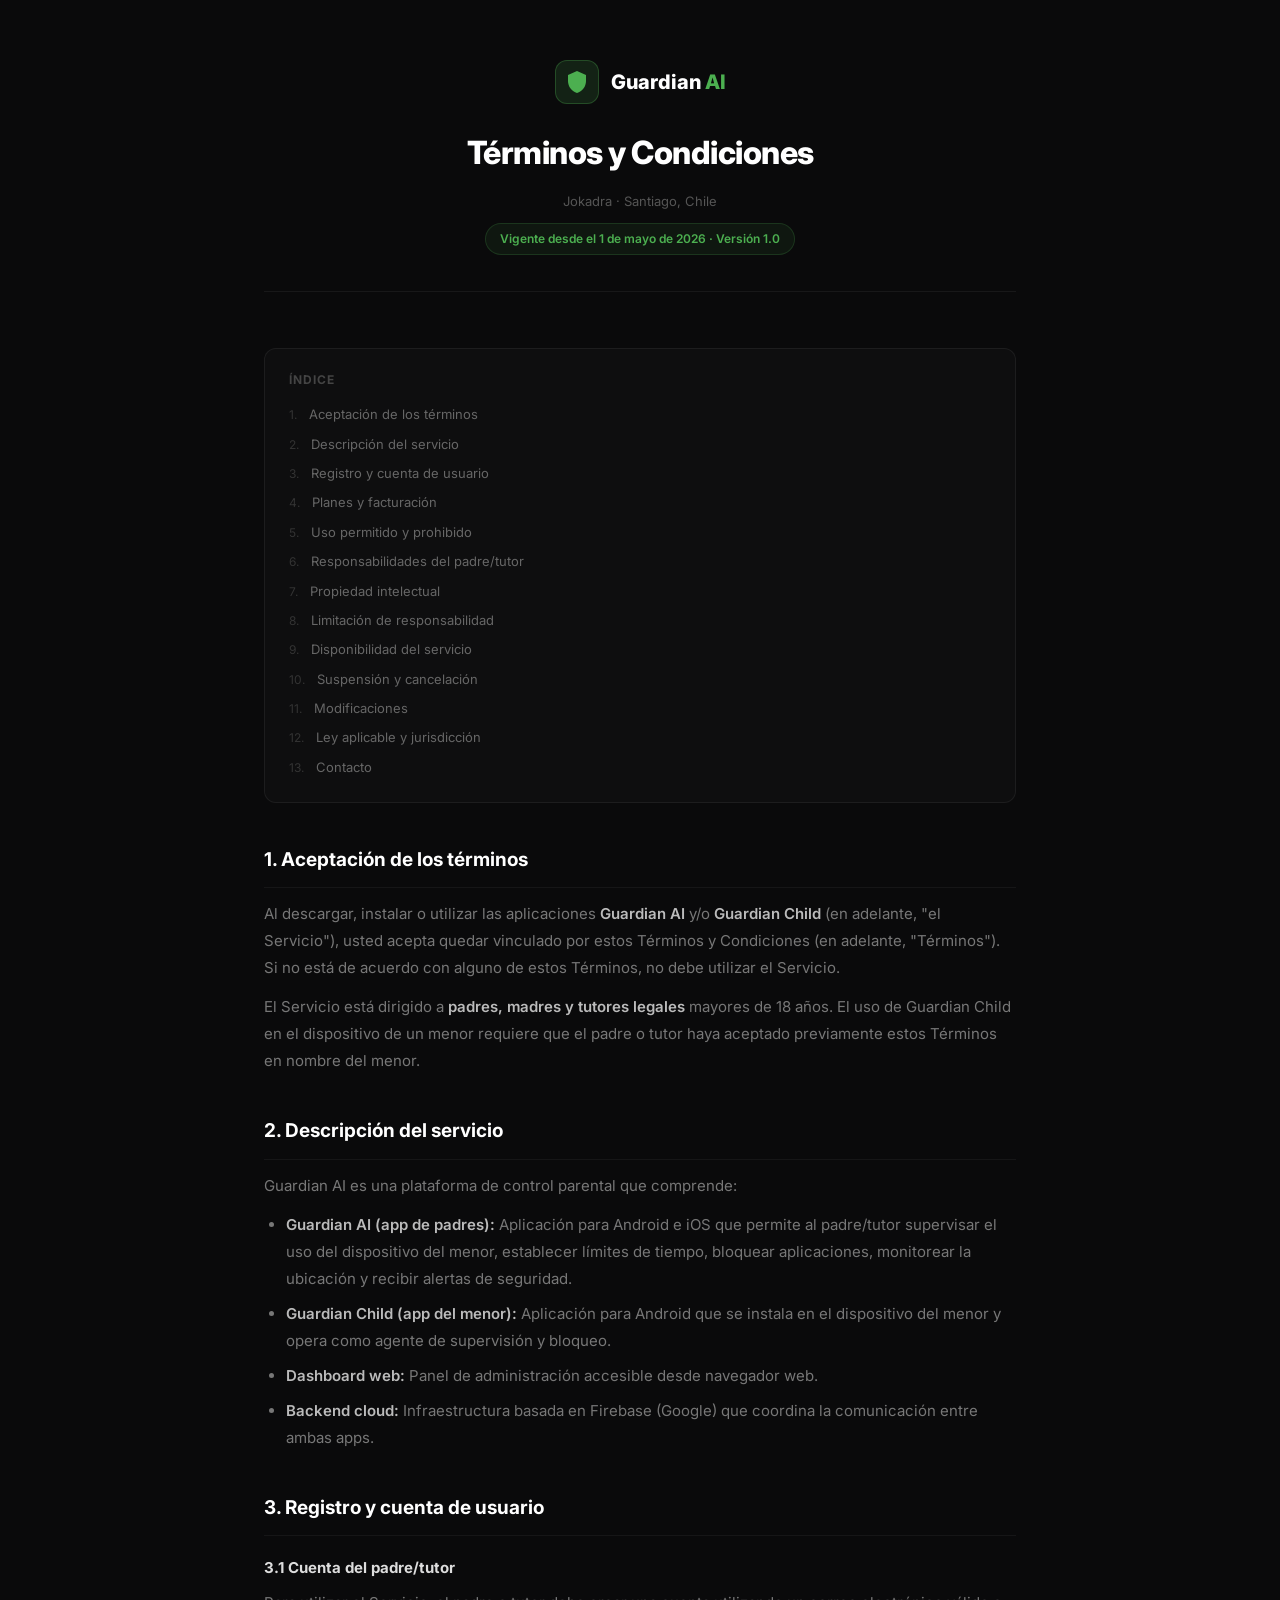
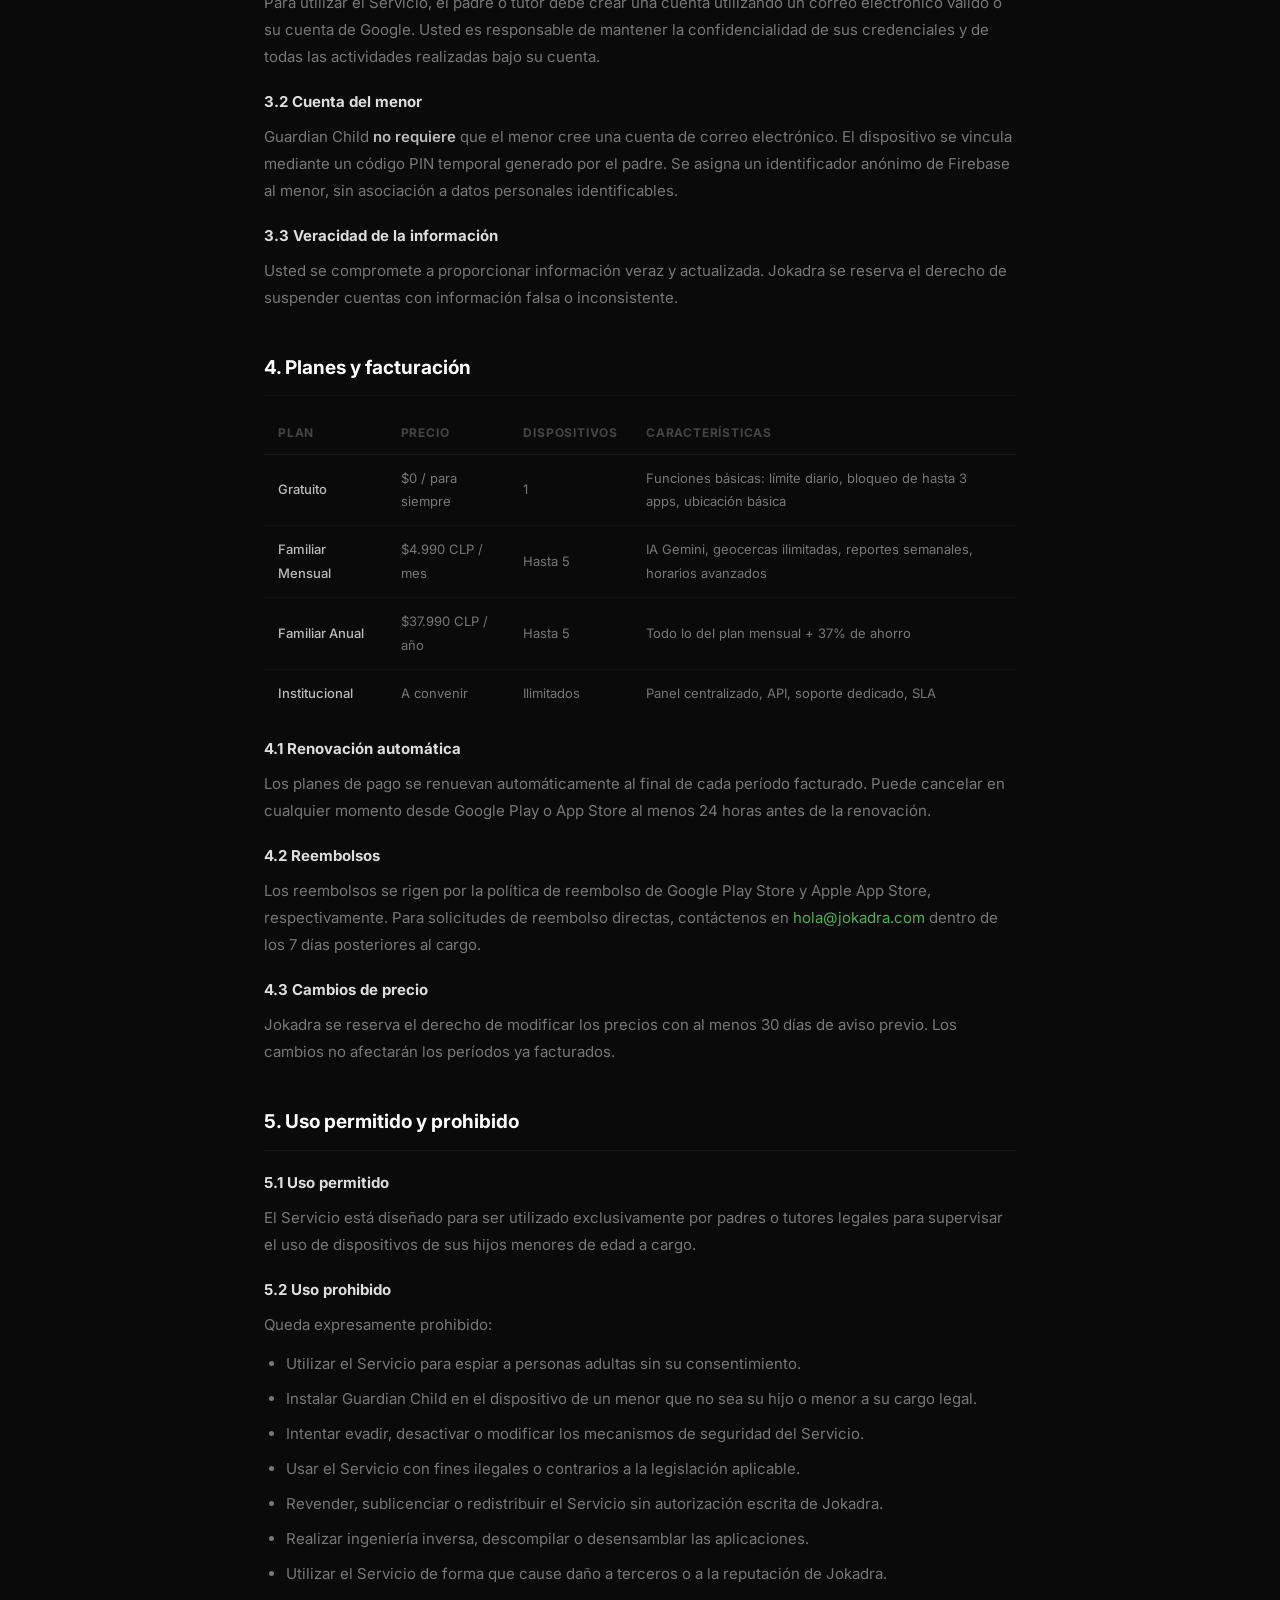
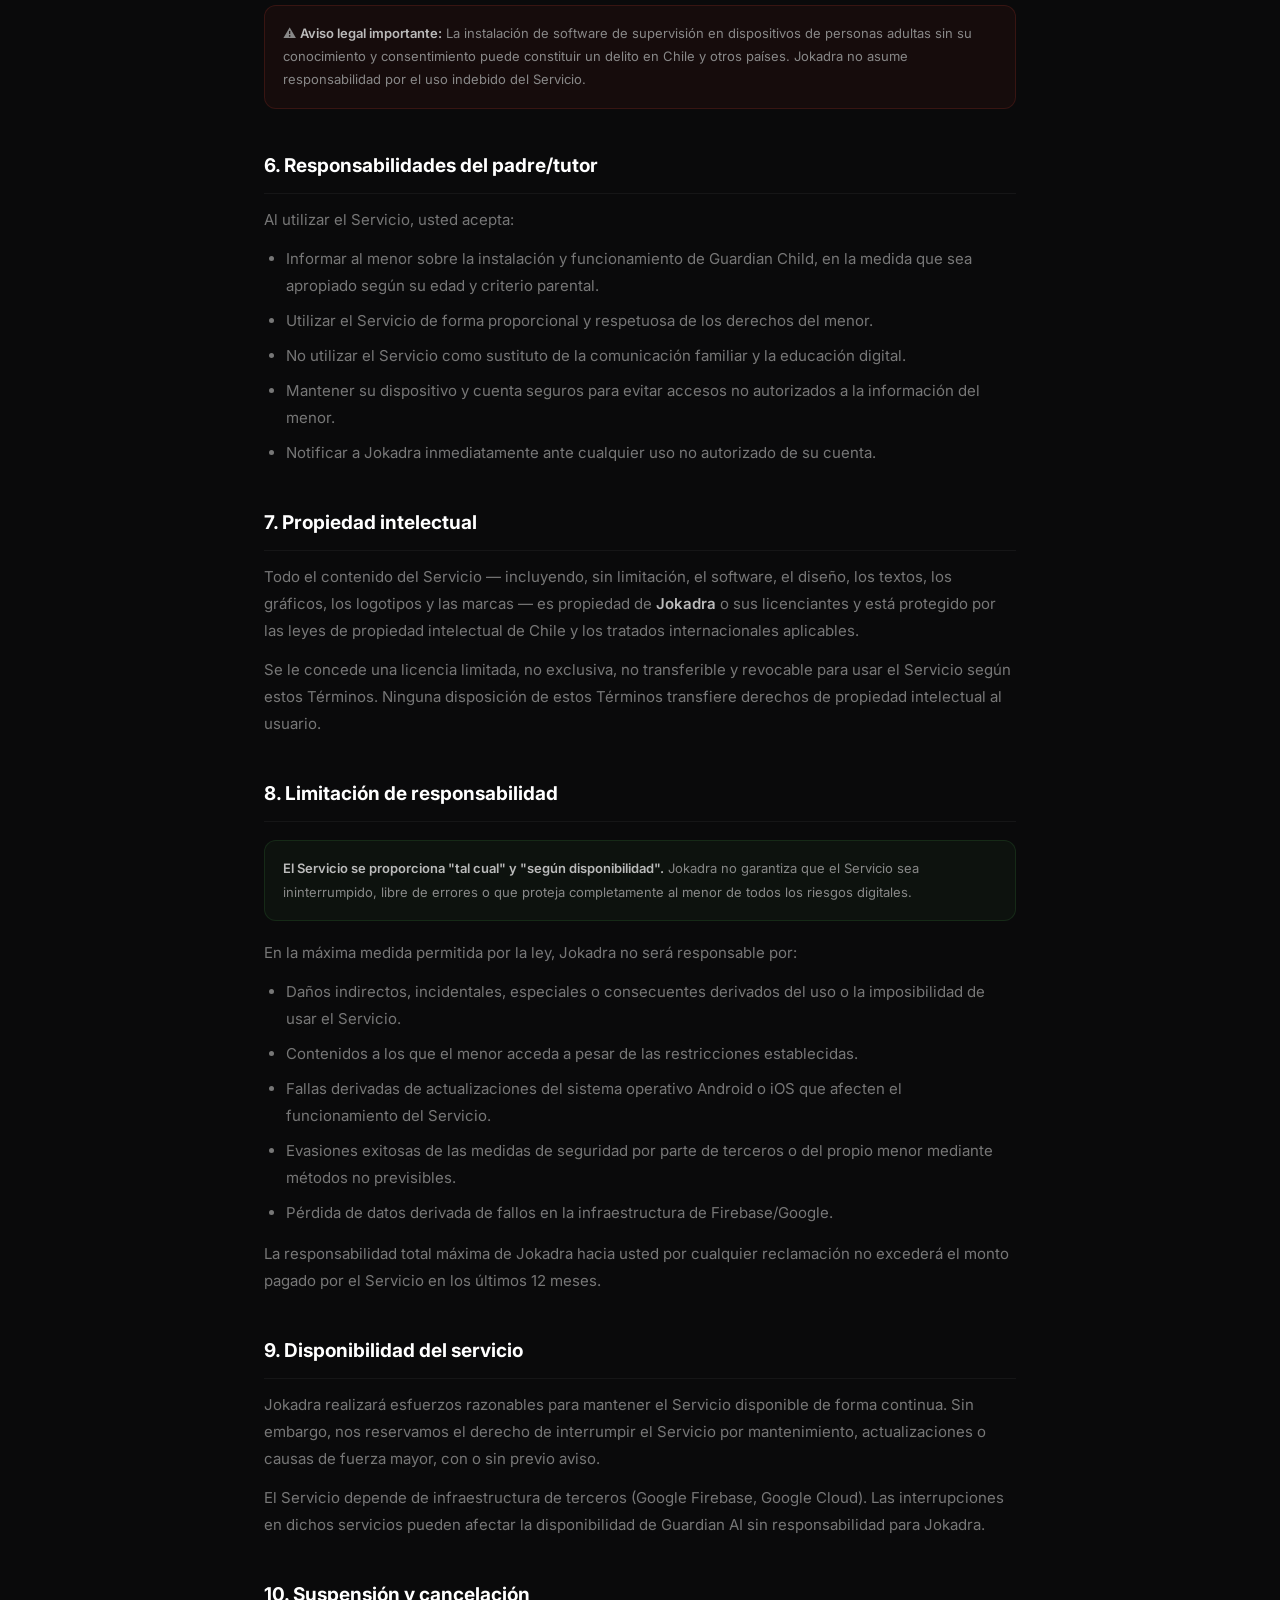
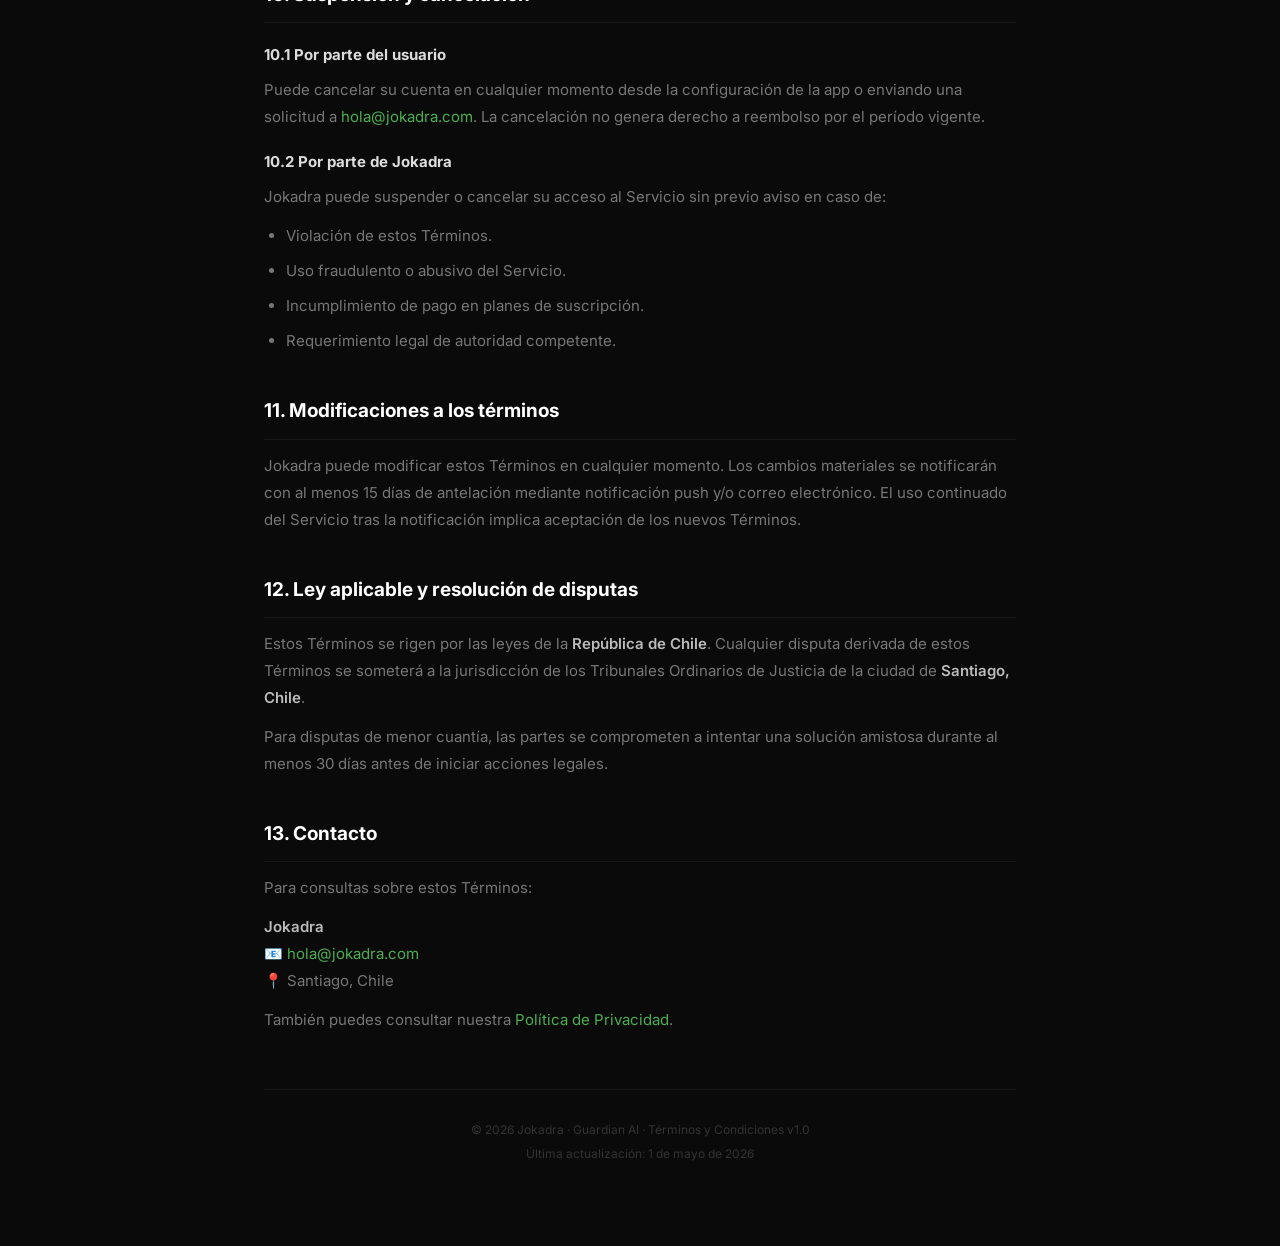
<file: guardian-ai/terms/index.html>
<!DOCTYPE html>
<html lang="es">
<head>
<meta charset="UTF-8"/>
<meta name="viewport" content="width=device-width,initial-scale=1"/>
<title>Términos y Condiciones — Guardian AI</title>
<link href="https://fonts.googleapis.com/css2?family=Inter:wght@400;500;600;700;800&display=swap" rel="stylesheet"/>
<style>
*{box-sizing:border-box;margin:0;padding:0}
body{background:#0A0A0B;color:#ccc;font-family:'Inter',sans-serif;line-height:1.8;font-size:15px}
.wrap{max-width:800px;margin:0 auto;padding:60px 24px 80px}
header{text-align:center;margin-bottom:56px;padding-bottom:36px;border-bottom:1px solid rgba(255,255,255,0.06)}
.logo{display:flex;align-items:center;gap:12px;justify-content:center;margin-bottom:20px}
.logo-icon{width:44px;height:44px;border-radius:12px;background:rgba(76,175,80,0.15);border:1px solid rgba(76,175,80,0.3);display:flex;align-items:center;justify-content:center}
h1{font-size:32px;font-weight:800;color:#fff;letter-spacing:-0.5px;margin-bottom:8px}
.meta{font-size:13px;color:#555}
.badge{display:inline-block;padding:4px 14px;border-radius:20px;background:rgba(76,175,80,0.08);border:1px solid rgba(76,175,80,0.2);color:#4CAF50;font-size:12px;font-weight:600;margin-top:10px}
h2{font-size:19px;font-weight:700;color:#fff;margin:40px 0 12px;padding-bottom:10px;border-bottom:1px solid rgba(255,255,255,0.05)}
h3{font-size:15px;font-weight:700;color:#ddd;margin:18px 0 8px}
p{margin-bottom:12px;color:#777}
ul,ol{padding-left:22px;margin-bottom:14px}
li{margin-bottom:8px;color:#777}
strong{color:#bbb;font-weight:600}
a{color:#4CAF50;text-decoration:none}
a:hover{text-decoration:underline}
.toc{background:rgba(255,255,255,0.02);border:1px solid rgba(255,255,255,0.06);border-radius:12px;padding:20px 24px;margin-bottom:40px}
.toc-title{font-size:12px;font-weight:700;color:#444;text-transform:uppercase;letter-spacing:1px;margin-bottom:10px}
.toc a{display:block;font-size:13px;color:#666;padding:3px 0;transition:color 0.15s}
.toc a:hover{color:#4CAF50}
.toc-n{color:#333;margin-right:8px;font-size:12px}
.highlight{background:rgba(76,175,80,0.05);border:1px solid rgba(76,175,80,0.15);border-radius:12px;padding:16px 18px;margin:18px 0}
.highlight p{margin:0;color:#888;font-size:13px}
.warn{background:rgba(244,67,54,0.05);border:1px solid rgba(244,67,54,0.15);border-radius:12px;padding:16px 18px;margin:18px 0}
.warn p{margin:0;color:#888;font-size:13px}
.plan-table{width:100%;border-collapse:collapse;margin:16px 0}
.plan-table th{text-align:left;padding:10px 14px;font-size:12px;font-weight:700;color:#444;text-transform:uppercase;letter-spacing:0.8px;border-bottom:1px solid rgba(255,255,255,0.06)}
.plan-table td{padding:12px 14px;font-size:13px;color:#777;border-bottom:1px solid rgba(255,255,255,0.03)}
.plan-table td:first-child{color:#bbb;font-weight:500}
.plan-table tr:last-child td{border-bottom:none}
footer-t{display:block;margin-top:56px;padding-top:28px;border-top:1px solid rgba(255,255,255,0.06);text-align:center;font-size:12px;color:#333;line-height:2}
</style>
</head>
<body>
<div class="wrap">

<header>
  <div class="logo">
    <div class="logo-icon">
      <svg width="24" height="24" viewBox="0 0 24 24"><path d="M12 1L3 5v6c0 5.55 3.84 10.74 9 12 5.16-1.26 9-6.45 9-12V5l-9-4z" fill="#4CAF50"/></svg>
    </div>
    <span style="font-size:20px;font-weight:800;color:#fff">Guardian <span style="color:#4CAF50">AI</span></span>
  </div>
  <h1>Términos y Condiciones</h1>
  <div class="meta">Jokadra · Santiago, Chile</div>
  <div class="badge">Vigente desde el 1 de mayo de 2026 · Versión 1.0</div>
</header>

<div class="toc">
  <div class="toc-title">Índice</div>
  <a href="#t1"><span class="toc-n">1.</span> Aceptación de los términos</a>
  <a href="#t2"><span class="toc-n">2.</span> Descripción del servicio</a>
  <a href="#t3"><span class="toc-n">3.</span> Registro y cuenta de usuario</a>
  <a href="#t4"><span class="toc-n">4.</span> Planes y facturación</a>
  <a href="#t5"><span class="toc-n">5.</span> Uso permitido y prohibido</a>
  <a href="#t6"><span class="toc-n">6.</span> Responsabilidades del padre/tutor</a>
  <a href="#t7"><span class="toc-n">7.</span> Propiedad intelectual</a>
  <a href="#t8"><span class="toc-n">8.</span> Limitación de responsabilidad</a>
  <a href="#t9"><span class="toc-n">9.</span> Disponibilidad del servicio</a>
  <a href="#t10"><span class="toc-n">10.</span> Suspensión y cancelación</a>
  <a href="#t11"><span class="toc-n">11.</span> Modificaciones</a>
  <a href="#t12"><span class="toc-n">12.</span> Ley aplicable y jurisdicción</a>
  <a href="#t13"><span class="toc-n">13.</span> Contacto</a>
</div>

<h2 id="t1">1. Aceptación de los términos</h2>
<p>Al descargar, instalar o utilizar las aplicaciones <strong>Guardian AI</strong> y/o <strong>Guardian Child</strong> (en adelante, "el Servicio"), usted acepta quedar vinculado por estos Términos y Condiciones (en adelante, "Términos"). Si no está de acuerdo con alguno de estos Términos, no debe utilizar el Servicio.</p>
<p>El Servicio está dirigido a <strong>padres, madres y tutores legales</strong> mayores de 18 años. El uso de Guardian Child en el dispositivo de un menor requiere que el padre o tutor haya aceptado previamente estos Términos en nombre del menor.</p>

<h2 id="t2">2. Descripción del servicio</h2>
<p>Guardian AI es una plataforma de control parental que comprende:</p>
<ul>
  <li><strong>Guardian AI (app de padres):</strong> Aplicación para Android e iOS que permite al padre/tutor supervisar el uso del dispositivo del menor, establecer límites de tiempo, bloquear aplicaciones, monitorear la ubicación y recibir alertas de seguridad.</li>
  <li><strong>Guardian Child (app del menor):</strong> Aplicación para Android que se instala en el dispositivo del menor y opera como agente de supervisión y bloqueo.</li>
  <li><strong>Dashboard web:</strong> Panel de administración accesible desde navegador web.</li>
  <li><strong>Backend cloud:</strong> Infraestructura basada en Firebase (Google) que coordina la comunicación entre ambas apps.</li>
</ul>

<h2 id="t3">3. Registro y cuenta de usuario</h2>
<h3>3.1 Cuenta del padre/tutor</h3>
<p>Para utilizar el Servicio, el padre o tutor debe crear una cuenta utilizando un correo electrónico válido o su cuenta de Google. Usted es responsable de mantener la confidencialidad de sus credenciales y de todas las actividades realizadas bajo su cuenta.</p>
<h3>3.2 Cuenta del menor</h3>
<p>Guardian Child <strong>no requiere</strong> que el menor cree una cuenta de correo electrónico. El dispositivo se vincula mediante un código PIN temporal generado por el padre. Se asigna un identificador anónimo de Firebase al menor, sin asociación a datos personales identificables.</p>
<h3>3.3 Veracidad de la información</h3>
<p>Usted se compromete a proporcionar información veraz y actualizada. Jokadra se reserva el derecho de suspender cuentas con información falsa o inconsistente.</p>

<h2 id="t4">4. Planes y facturación</h2>
<table class="plan-table">
  <thead><tr><th>Plan</th><th>Precio</th><th>Dispositivos</th><th>Características</th></tr></thead>
  <tbody>
    <tr><td>Gratuito</td><td>$0 / para siempre</td><td>1</td><td>Funciones básicas: límite diario, bloqueo de hasta 3 apps, ubicación básica</td></tr>
    <tr><td>Familiar Mensual</td><td>$4.990 CLP / mes</td><td>Hasta 5</td><td>IA Gemini, geocercas ilimitadas, reportes semanales, horarios avanzados</td></tr>
    <tr><td>Familiar Anual</td><td>$37.990 CLP / año</td><td>Hasta 5</td><td>Todo lo del plan mensual + 37% de ahorro</td></tr>
    <tr><td>Institucional</td><td>A convenir</td><td>Ilimitados</td><td>Panel centralizado, API, soporte dedicado, SLA</td></tr>
  </tbody>
</table>
<h3>4.1 Renovación automática</h3>
<p>Los planes de pago se renuevan automáticamente al final de cada período facturado. Puede cancelar en cualquier momento desde Google Play o App Store al menos 24 horas antes de la renovación.</p>
<h3>4.2 Reembolsos</h3>
<p>Los reembolsos se rigen por la política de reembolso de Google Play Store y Apple App Store, respectivamente. Para solicitudes de reembolso directas, contáctenos en <a href="mailto:hola@jokadra.com">hola@jokadra.com</a> dentro de los 7 días posteriores al cargo.</p>
<h3>4.3 Cambios de precio</h3>
<p>Jokadra se reserva el derecho de modificar los precios con al menos 30 días de aviso previo. Los cambios no afectarán los períodos ya facturados.</p>

<h2 id="t5">5. Uso permitido y prohibido</h2>
<h3>5.1 Uso permitido</h3>
<p>El Servicio está diseñado para ser utilizado exclusivamente por padres o tutores legales para supervisar el uso de dispositivos de sus hijos menores de edad a cargo.</p>
<h3>5.2 Uso prohibido</h3>
<p>Queda expresamente prohibido:</p>
<ul>
  <li>Utilizar el Servicio para espiar a personas adultas sin su consentimiento.</li>
  <li>Instalar Guardian Child en el dispositivo de un menor que no sea su hijo o menor a su cargo legal.</li>
  <li>Intentar evadir, desactivar o modificar los mecanismos de seguridad del Servicio.</li>
  <li>Usar el Servicio con fines ilegales o contrarios a la legislación aplicable.</li>
  <li>Revender, sublicenciar o redistribuir el Servicio sin autorización escrita de Jokadra.</li>
  <li>Realizar ingeniería inversa, descompilar o desensamblar las aplicaciones.</li>
  <li>Utilizar el Servicio de forma que cause daño a terceros o a la reputación de Jokadra.</li>
</ul>

<div class="warn">
  <p>⚠️ <strong>Aviso legal importante:</strong> La instalación de software de supervisión en dispositivos de personas adultas sin su conocimiento y consentimiento puede constituir un delito en Chile y otros países. Jokadra no asume responsabilidad por el uso indebido del Servicio.</p>
</div>

<h2 id="t6">6. Responsabilidades del padre/tutor</h2>
<p>Al utilizar el Servicio, usted acepta:</p>
<ul>
  <li>Informar al menor sobre la instalación y funcionamiento de Guardian Child, en la medida que sea apropiado según su edad y criterio parental.</li>
  <li>Utilizar el Servicio de forma proporcional y respetuosa de los derechos del menor.</li>
  <li>No utilizar el Servicio como sustituto de la comunicación familiar y la educación digital.</li>
  <li>Mantener su dispositivo y cuenta seguros para evitar accesos no autorizados a la información del menor.</li>
  <li>Notificar a Jokadra inmediatamente ante cualquier uso no autorizado de su cuenta.</li>
</ul>

<h2 id="t7">7. Propiedad intelectual</h2>
<p>Todo el contenido del Servicio — incluyendo, sin limitación, el software, el diseño, los textos, los gráficos, los logotipos y las marcas — es propiedad de <strong>Jokadra</strong> o sus licenciantes y está protegido por las leyes de propiedad intelectual de Chile y los tratados internacionales aplicables.</p>
<p>Se le concede una licencia limitada, no exclusiva, no transferible y revocable para usar el Servicio según estos Términos. Ninguna disposición de estos Términos transfiere derechos de propiedad intelectual al usuario.</p>

<h2 id="t8">8. Limitación de responsabilidad</h2>
<div class="highlight">
  <p><strong>El Servicio se proporciona "tal cual" y "según disponibilidad".</strong> Jokadra no garantiza que el Servicio sea ininterrumpido, libre de errores o que proteja completamente al menor de todos los riesgos digitales.</p>
</div>
<p>En la máxima medida permitida por la ley, Jokadra no será responsable por:</p>
<ul>
  <li>Daños indirectos, incidentales, especiales o consecuentes derivados del uso o la imposibilidad de usar el Servicio.</li>
  <li>Contenidos a los que el menor acceda a pesar de las restricciones establecidas.</li>
  <li>Fallas derivadas de actualizaciones del sistema operativo Android o iOS que afecten el funcionamiento del Servicio.</li>
  <li>Evasiones exitosas de las medidas de seguridad por parte de terceros o del propio menor mediante métodos no previsibles.</li>
  <li>Pérdida de datos derivada de fallos en la infraestructura de Firebase/Google.</li>
</ul>
<p>La responsabilidad total máxima de Jokadra hacia usted por cualquier reclamación no excederá el monto pagado por el Servicio en los últimos 12 meses.</p>

<h2 id="t9">9. Disponibilidad del servicio</h2>
<p>Jokadra realizará esfuerzos razonables para mantener el Servicio disponible de forma continua. Sin embargo, nos reservamos el derecho de interrumpir el Servicio por mantenimiento, actualizaciones o causas de fuerza mayor, con o sin previo aviso.</p>
<p>El Servicio depende de infraestructura de terceros (Google Firebase, Google Cloud). Las interrupciones en dichos servicios pueden afectar la disponibilidad de Guardian AI sin responsabilidad para Jokadra.</p>

<h2 id="t10">10. Suspensión y cancelación</h2>
<h3>10.1 Por parte del usuario</h3>
<p>Puede cancelar su cuenta en cualquier momento desde la configuración de la app o enviando una solicitud a <a href="mailto:hola@jokadra.com">hola@jokadra.com</a>. La cancelación no genera derecho a reembolso por el período vigente.</p>
<h3>10.2 Por parte de Jokadra</h3>
<p>Jokadra puede suspender o cancelar su acceso al Servicio sin previo aviso en caso de:</p>
<ul>
  <li>Violación de estos Términos.</li>
  <li>Uso fraudulento o abusivo del Servicio.</li>
  <li>Incumplimiento de pago en planes de suscripción.</li>
  <li>Requerimiento legal de autoridad competente.</li>
</ul>

<h2 id="t11">11. Modificaciones a los términos</h2>
<p>Jokadra puede modificar estos Términos en cualquier momento. Los cambios materiales se notificarán con al menos 15 días de antelación mediante notificación push y/o correo electrónico. El uso continuado del Servicio tras la notificación implica aceptación de los nuevos Términos.</p>

<h2 id="t12">12. Ley aplicable y resolución de disputas</h2>
<p>Estos Términos se rigen por las leyes de la <strong>República de Chile</strong>. Cualquier disputa derivada de estos Términos se someterá a la jurisdicción de los Tribunales Ordinarios de Justicia de la ciudad de <strong>Santiago, Chile</strong>.</p>
<p>Para disputas de menor cuantía, las partes se comprometen a intentar una solución amistosa durante al menos 30 días antes de iniciar acciones legales.</p>

<h2 id="t13">13. Contacto</h2>
<p>Para consultas sobre estos Términos:</p>
<p>
  <strong>Jokadra</strong><br/>
  📧 <a href="mailto:hola@jokadra.com">hola@jokadra.com</a><br/>
  📍 Santiago, Chile
</p>
<p>También puedes consultar nuestra <a href="../privacy/">Política de Privacidad</a>.</p>

<footer-t>
  © 2026 Jokadra · Guardian AI · Términos y Condiciones v1.0<br/>
  Última actualización: 1 de mayo de 2026
</footer-t>

</div>
</body>
</html>
</file>
<file: assets/css/portfolio.css>
/* =========================================
   Jonathan Moya — Portfolio
   Editorial Technical Design
   ========================================= */

/* ---- Variables ---- */
:root {
  --bg:       #08090C;
  --bg-2:     #0E1117;
  --border:   rgba(255,255,255,0.07);
  --border-2: rgba(255,255,255,0.12);
  --text:     #F4F4F5;
  --text-2:   #A1A1AA;
  --text-3:   #52525B;
  --accent:   #F97316;
  --accent-2: #FB923C;
  --green:    #22C55E;
  --radius:   12px;
  --t:        0.25s ease;
}

/* ---- Reset ---- */
*, *::before, *::after { box-sizing: border-box; margin: 0; padding: 0; }
html { scroll-behavior: smooth; }
body {
  font-family: 'Inter', system-ui, sans-serif;
  background: var(--bg);
  color: var(--text);
  line-height: 1.65;
  overflow-x: hidden;
}
a { color: inherit; text-decoration: none; }
img { max-width: 100%; }

/* ---- Container ---- */
.container {
  max-width: 1080px;
  margin: 0 auto;
  padding: 0 28px;
}

/* ---- Reveal ---- */
[data-reveal] {
  opacity: 0;
  transform: translateY(20px);
  transition: opacity 0.55s ease, transform 0.55s ease;
}
[data-reveal].visible { opacity: 1; transform: translateY(0); }

/* =========================================
   NAVBAR
   ========================================= */
.navbar {
  position: fixed;
  top: 0; left: 0; right: 0;
  z-index: 100;
  border-bottom: 1px solid transparent;
  transition: background var(--t), border-color var(--t);
}
.navbar.scrolled {
  background: rgba(8,9,12,0.92);
  backdrop-filter: blur(16px);
  border-color: var(--border);
}
.nav-container {
  max-width: 1080px;
  margin: 0 auto;
  padding: 0 28px;
  height: 80px;
  display: flex;
  align-items: center;
  justify-content: space-between;
}
.nav-logo {
  display: flex;
  align-items: center;
  gap: 10px;
  font-weight: 700;
  font-size: 14px;
  letter-spacing: -0.02em;
}
.nav-logo-img {
  height: 100px;
  width: auto;
  max-width: 260px;
  display: block;
  /* El logo tiene mucho whitespace interno — se compensa con mayor height */
  mix-blend-mode: screen;
  opacity: 0.95;
  transition: opacity var(--t);
}
.nav-logo:hover .nav-logo-img { opacity: 1; }
.nav-menu { display: flex; align-items: center; gap: 2px; }
.nav-link {
  padding: 6px 12px;
  border-radius: 8px;
  font-size: 13px;
  font-weight: 500;
  color: var(--text-2);
  transition: color var(--t), background var(--t);
}
.nav-link:hover { color: var(--text); background: rgba(255,255,255,0.05); }
.nav-link.active { color: var(--text); }
.nav-cta {
  background: var(--accent) !important;
  color: #08090C !important;
  font-weight: 700;
}
.nav-cta:hover { opacity: 0.9; }
.nav-toggle {
  display: none;
  flex-direction: column;
  gap: 5px;
  background: none;
  border: none;
  cursor: pointer;
  padding: 4px;
}
.nav-toggle span {
  display: block;
  width: 20px; height: 1.5px;
  background: var(--text);
  border-radius: 2px;
  transition: var(--t);
}

/* =========================================
   HERO
   ========================================= */
.hero {
  min-height: 100vh;
  display: flex;
  flex-direction: column;
  justify-content: center;
  padding: 100px 28px 72px;
  position: relative;
  overflow: hidden;
}

/* Grid de fondo muy sutil */
.hero::before {
  content: '';
  position: absolute;
  inset: 0;
  background-image:
    linear-gradient(rgba(249,115,22,0.04) 1px, transparent 1px),
    linear-gradient(90deg, rgba(249,115,22,0.04) 1px, transparent 1px);
  background-size: 64px 64px;
  mask-image: radial-gradient(ellipse 60% 60% at 20% 50%, black 0%, transparent 100%);
  pointer-events: none;
}

.hero-inner {
  max-width: 1080px;
  margin: 0 auto;
  width: 100%;
  display: grid;
  grid-template-columns: 1fr 280px;
  gap: 64px;
  align-items: center;
}

.hero-tag {
  display: inline-flex;
  align-items: center;
  gap: 7px;
  font-size: 12px;
  font-family: 'Courier New', monospace;
  color: var(--text-2);
  border: 1px solid var(--border);
  border-radius: 20px;
  padding: 4px 12px;
  margin-bottom: 28px;
  width: fit-content;
}
.hero-tag .dot {
  width: 7px; height: 7px;
  border-radius: 50%;
  background: var(--green);
  box-shadow: 0 0 8px var(--green);
  animation: pulse-dot 2.5s ease-in-out infinite;
}

.hero-name {
  font-family: 'Space Grotesk', 'Inter', system-ui, sans-serif;
  font-size: clamp(3.6rem, 8vw, 6.5rem);
  font-weight: 800;
  line-height: 0.95;
  letter-spacing: -0.04em;
  margin-bottom: 20px;
}
.hero-name .accent { color: var(--accent); }

.hero-role {
  font-size: 15px;
  color: var(--text-2);
  font-family: 'Courier New', monospace;
  margin-bottom: 20px;
  display: flex;
  align-items: center;
  gap: 10px;
}
.hero-role::before {
  content: '';
  display: inline-block;
  width: 24px; height: 1px;
  background: var(--accent);
}

.hero-desc {
  font-size: 15px;
  color: var(--text-2);
  line-height: 1.75;
  max-width: 520px;
  margin-bottom: 32px;
}
.hero-desc strong { color: var(--text); font-weight: 600; }

.hero-actions { display: flex; gap: 12px; flex-wrap: wrap; margin-bottom: 32px; }
.btn {
  padding: 10px 22px;
  border-radius: 10px;
  font-size: 13px; font-weight: 600;
  display: inline-flex; align-items: center; gap: 8px;
  transition: var(--t);
}
.btn-primary {
  background: var(--accent);
  color: #08090C;
}
.btn-primary:hover { background: var(--accent-2); transform: translateY(-1px); }
.btn-ghost {
  background: rgba(255,255,255,0.05);
  border: 1px solid var(--border-2);
  color: var(--text);
}
.btn-ghost:hover { background: rgba(255,255,255,0.08); }

.hero-social { display: flex; gap: 10px; }
.hero-social a {
  width: 36px; height: 36px;
  border-radius: 9px;
  border: 1px solid var(--border);
  display: flex; align-items: center; justify-content: center;
  font-size: 14px;
  color: var(--text-3);
  transition: var(--t);
}
.hero-social a:hover { color: var(--text); border-color: var(--border-2); }

/* Logo personal en hero */
.hero-logo-wrap {
  margin-bottom: 20px;
  border-radius: 12px;
  overflow: hidden;
  line-height: 0;
  /* Limitar el alto del logo para que no ocupe todo el widget */
  max-height: 200px;
  display: flex;
  align-items: center;
  justify-content: center;
}
.hero-logo-img {
  width: 100%;
  height: auto;
  max-height: 200px;
  object-fit: contain;
  display: block;
  mix-blend-mode: screen;
  filter: brightness(1.1);
}

/* Hero widget — panel derecho */
.hero-widget {
  border: 1px solid var(--border);
  border-radius: var(--radius);
  padding: 24px;
  background: var(--bg-2);
  display: flex;
  flex-direction: column;
  gap: 0;
}
.widget-stats {
  display: grid;
  grid-template-columns: 1fr 1fr;
  gap: 1px;
  background: var(--border);
  border-radius: 8px;
  overflow: hidden;
  margin-bottom: 20px;
}
.ws {
  background: var(--bg-2);
  padding: 16px 14px;
  display: flex;
  flex-direction: column;
  gap: 2px;
}
.ws-num {
  font-family: 'Space Grotesk', 'Inter', system-ui, sans-serif;
  font-size: 22px;
  font-weight: 800;
  color: var(--text);
  letter-spacing: -0.04em;
}
.ws-num .accent { color: var(--accent); }
.ws-label {
  font-size: 10px;
  font-family: 'Courier New', monospace;
  color: var(--text-3);
  text-transform: uppercase;
  letter-spacing: 0.08em;
}
.widget-divider {
  height: 1px;
  background: var(--border);
  margin-bottom: 20px;
}
.widget-stack-label {
  font-size: 10px;
  font-family: 'Courier New', monospace;
  color: var(--text-3);
  text-transform: uppercase;
  letter-spacing: 0.08em;
  margin-bottom: 10px;
}
.widget-stack {
  display: flex;
  flex-wrap: wrap;
  gap: 6px;
}
.ws-tag {
  font-size: 11px;
  font-weight: 600;
  padding: 3px 9px;
  border-radius: 6px;
  background: rgba(249,115,22,0.08);
  border: 1px solid rgba(249,115,22,0.18);
  color: var(--accent-2);
  font-family: 'Courier New', monospace;
}

/* Scroll indicator */
.scroll-indicator {
  position: absolute;
  bottom: 32px; left: 50%;
  transform: translateX(-50%);
  display: flex; align-items: center; justify-content: center;
}
.scroll-dot {
  width: 5px; height: 5px;
  border-radius: 50%;
  background: var(--text-3);
  animation: bounce 2.5s ease-in-out infinite;
}

/* =========================================
   SECTIONS
   ========================================= */
.section { padding: 96px 0; }
.section--alt { background: var(--bg-2); }

.section-header {
  margin-bottom: 52px;
}
.section-num {
  font-size: 11px;
  font-family: 'Courier New', monospace;
  color: var(--accent);
  letter-spacing: 0.12em;
  display: block;
  margin-bottom: 8px;
}
.section-title {
  font-family: 'Space Grotesk', 'Inter', system-ui, sans-serif;
  font-size: clamp(1.8rem, 4vw, 2.4rem);
  font-weight: 800;
  letter-spacing: -0.03em;
  line-height: 1.1;
}
.section-desc {
  font-size: 15px;
  color: var(--text-2);
  margin-top: 10px;
  max-width: 480px;
}
/* Encabezados centrados solo en contacto */
.section-header--center {
  text-align: center;
}
.section-header--center .section-num { display: block; }
.section-header--center .section-desc { margin-left: auto; margin-right: auto; }

/* =========================================
   SOBRE MÍ
   ========================================= */
.about-layout {
  display: grid;
  grid-template-columns: 1.1fr 1fr;
  gap: 64px;
  align-items: start;
}
.about-statement {
  font-size: 17px;
  line-height: 1.75;
  color: var(--text-2);
}
.about-statement strong { color: var(--text); font-weight: 600; }
.about-statement p + p { margin-top: 16px; }

.about-stats {
  display: flex;
  flex-direction: column;
  gap: 1px;
  background: var(--border);
  border-radius: var(--radius);
  overflow: hidden;
  border: 1px solid var(--border);
}
.about-stat {
  background: var(--bg-2);
  padding: 20px 24px;
  display: flex;
  align-items: baseline;
  gap: 14px;
}
.as-num {
  font-family: 'Space Grotesk', 'Inter', system-ui, sans-serif;
  font-size: 2.4rem;
  font-weight: 800;
  color: var(--accent);
  letter-spacing: -0.04em;
  line-height: 1;
  flex-shrink: 0;
}
.as-info { display: flex; flex-direction: column; gap: 1px; }
.as-label { font-size: 13px; font-weight: 600; color: var(--text); }
.as-sub { font-size: 11px; font-family: 'Courier New', monospace; color: var(--text-3); }

/* =========================================
   TIMELINE (EXPERIENCIA)
   ========================================= */
.timeline {
  max-width: 760px;
  display: flex;
  flex-direction: column;
  gap: 0;
}
.timeline-item {
  display: grid;
  grid-template-columns: 200px 1fr;
  gap: 32px;
  padding: 32px 0;
  border-top: 1px solid var(--border);
}
.timeline-item:last-child { border-bottom: 1px solid var(--border); }

.timeline-left { padding-top: 2px; }
.timeline-period {
  font-size: 11px;
  font-family: 'Courier New', monospace;
  color: var(--text-3);
  margin-bottom: 6px;
  display: block;
}
.timeline-company {
  font-size: 13px;
  font-weight: 600;
  color: var(--accent);
}
.timeline-type {
  font-size: 11px;
  color: var(--text-3);
  font-family: 'Courier New', monospace;
  margin-top: 4px;
}
.timeline-badge {
  display: inline-flex;
  margin-top: 8px;
  font-size: 10px;
  font-weight: 700;
  padding: 2px 8px;
  border-radius: 20px;
  background: rgba(249,115,22,0.12);
  border: 1px solid rgba(249,115,22,0.25);
  color: var(--accent);
  font-family: 'Courier New', monospace;
}

.timeline-content h3 {
  font-size: 16px;
  font-weight: 700;
  color: var(--text);
  margin-bottom: 10px;
  line-height: 1.3;
}
.timeline-content p {
  font-size: 14px;
  color: var(--text-2);
  margin-bottom: 10px;
  line-height: 1.7;
}
.timeline-bullets {
  list-style: none;
  display: flex;
  flex-direction: column;
  gap: 5px;
  margin-bottom: 14px;
}
.timeline-bullets li {
  font-size: 13px;
  color: var(--text-2);
  line-height: 1.6;
  padding-left: 14px;
  position: relative;
}
.timeline-bullets li::before {
  content: '·';
  position: absolute;
  left: 0;
  color: var(--accent);
  font-weight: 700;
}
.tech-pills { display: flex; flex-wrap: wrap; gap: 6px; margin-top: 12px; }
.tech-pills span {
  font-size: 11px; font-weight: 600;
  padding: 3px 9px;
  border-radius: 6px;
  background: rgba(255,255,255,0.05);
  border: 1px solid var(--border);
  color: var(--text-3);
  font-family: 'Courier New', monospace;
}

/* =========================================
   PROYECTOS
   ========================================= */
.projects-group-label {
  font-size: 11px;
  font-family: 'Courier New', monospace;
  text-transform: uppercase;
  letter-spacing: 0.12em;
  color: var(--text-3);
  margin-bottom: 0;
  padding: 0 0 16px;
}

.projects-list {
  border-top: 1px solid var(--border);
  margin-bottom: 48px;
}

.project-row {
  display: grid;
  grid-template-columns: 32px 1fr auto;
  gap: 20px;
  align-items: start;
  padding: 20px 0;
  border-bottom: 1px solid var(--border);
  transition: background var(--t);
  border-radius: 0;
  cursor: default;
}
.project-row:hover { background: rgba(255,255,255,0.02); margin: 0 -16px; padding: 20px 16px; }

.project-num {
  font-size: 11px;
  font-family: 'Courier New', monospace;
  color: var(--text-3);
  padding-top: 3px;
}

.project-info h3 {
  font-size: 14px;
  font-weight: 700;
  color: var(--text);
  margin-bottom: 5px;
  line-height: 1.3;
}
.project-info p {
  font-size: 12px;
  color: var(--text-2);
  line-height: 1.6;
  margin-bottom: 10px;
}
.project-tags { display: flex; flex-wrap: wrap; gap: 5px; }
.tag {
  font-size: 10px;
  font-weight: 600;
  padding: 2px 8px;
  border-radius: 6px;
  background: rgba(255,255,255,0.05);
  border: 1px solid var(--border);
  color: var(--text-3);
  font-family: 'Courier New', monospace;
}
.tag--live {
  background: rgba(34,197,94,0.1);
  border-color: rgba(34,197,94,0.2);
  color: #4ade80;
}
.tag--dev {
  background: rgba(249,115,22,0.1);
  border-color: rgba(249,115,22,0.2);
  color: var(--accent-2);
}
.tag--beta {
  background: rgba(168,85,247,0.1);
  border-color: rgba(168,85,247,0.2);
  color: #c084fc;
}

.project-link-btn {
  font-size: 12px;
  font-weight: 600;
  color: var(--text-3);
  display: inline-flex;
  align-items: center;
  gap: 5px;
  padding: 6px 10px;
  border: 1px solid var(--border);
  border-radius: 8px;
  transition: var(--t);
  white-space: nowrap;
  margin-top: 2px;
}
.project-link-btn:hover { color: var(--text); border-color: var(--border-2); background: rgba(255,255,255,0.04); }

/* Proyectos profesionales — grilla pequeña */
.projects-grid--sm {
  display: grid;
  grid-template-columns: repeat(auto-fit, minmax(280px, 1fr));
  gap: 1px;
  background: var(--border);
  border-radius: var(--radius);
  overflow: hidden;
  border: 1px solid var(--border);
  margin-bottom: 48px;
}
.project-card--sm {
  background: var(--bg-2);
  padding: 24px;
}
.project-card--sm h3 { font-size: 14px; font-weight: 700; margin-bottom: 6px; }
.project-card--sm p  { font-size: 12px; color: var(--text-2); line-height: 1.6; }

/* =========================================
   HABILIDADES
   ========================================= */
.skills-groups {
  display: flex;
  flex-direction: column;
  gap: 0;
  border: 1px solid var(--border);
  border-radius: var(--radius);
  overflow: hidden;
}
.skill-group {
  display: grid;
  grid-template-columns: 160px 1fr;
  gap: 20px;
  padding: 18px 24px;
  border-bottom: 1px solid var(--border);
  align-items: center;
}
.skill-group:last-child { border-bottom: none; }
.sg-label {
  font-size: 11px;
  font-family: 'Courier New', monospace;
  color: var(--text-3);
  text-transform: uppercase;
  letter-spacing: 0.08em;
  flex-shrink: 0;
}
.sg-pills { display: flex; flex-wrap: wrap; gap: 6px; }
.sg-pill {
  font-size: 12px;
  font-weight: 500;
  padding: 4px 10px;
  border-radius: 6px;
  background: rgba(255,255,255,0.05);
  border: 1px solid var(--border);
  color: var(--text-2);
  transition: var(--t);
}
.sg-pill:hover { color: var(--text); border-color: rgba(249,115,22,0.3); background: rgba(249,115,22,0.06); }
.sg-pill--strong {
  background: rgba(249,115,22,0.08);
  border-color: rgba(249,115,22,0.2);
  color: var(--accent-2);
}

/* =========================================
   CERTIFICACIONES
   ========================================= */
.certs-grid {
  display: grid;
  grid-template-columns: repeat(auto-fit, minmax(240px, 1fr));
  gap: 1px;
  background: var(--border);
  border-radius: var(--radius);
  overflow: hidden;
  border: 1px solid var(--border);
}
.cert-card {
  background: var(--bg-2);
  padding: 24px;
  display: flex; align-items: center; gap: 16px;
  transition: background var(--t);
}
.cert-card:hover { background: rgba(249,115,22,0.04); }
.cert-icon {
  width: 44px; height: 44px; flex-shrink: 0;
  border-radius: 10px;
  display: flex; align-items: center; justify-content: center;
  font-size: 20px;
}
.cert-icon--gcp    { background: rgba(66,133,244,0.12); color: #60a5fa; border: 1px solid rgba(66,133,244,0.2); }
.cert-icon--java   { background: rgba(249,115,22,0.12); color: var(--accent); border: 1px solid rgba(249,115,22,0.2); }
.cert-icon--flutter{ background: rgba(84,197,248,0.12); color: #7dd3fc; border: 1px solid rgba(84,197,248,0.2); }
.cert-icon--ai     { background: rgba(168,85,247,0.12); color: #c084fc; border: 1px solid rgba(168,85,247,0.2); }
.cert-info h3 { font-size: 13px; font-weight: 700; margin-bottom: 3px; }
.cert-info p  { font-size: 11px; color: var(--text-3); font-family: 'Courier New', monospace; }

/* =========================================
   CONTACTO
   ========================================= */
.contact-grid {
  display: grid;
  grid-template-columns: repeat(auto-fit, minmax(220px, 1fr));
  gap: 1px;
  background: var(--border);
  border-radius: var(--radius);
  overflow: hidden;
  border: 1px solid var(--border);
  max-width: 840px;
  margin: 0 auto;
}
.contact-card {
  background: var(--bg-2);
  padding: 24px;
  display: flex; align-items: center; gap: 14px;
  transition: background var(--t);
}
.contact-card:hover { background: rgba(249,115,22,0.04); }
.contact-card--highlight {
  border: 1px solid rgba(249,115,22,0.2);
  background: rgba(249,115,22,0.04);
  border-radius: 0;
}
.contact-icon {
  width: 40px; height: 40px; flex-shrink: 0;
  border-radius: 10px;
  display: flex; align-items: center; justify-content: center;
  font-size: 18px;
}
.contact-icon--linkedin { background: rgba(10,102,194,0.12); color: #60a5fa; border: 1px solid rgba(10,102,194,0.2); }
.contact-icon--github   { background: rgba(255,255,255,0.05); color: var(--text-2); border: 1px solid var(--border); }
.contact-icon--web      { background: rgba(249,115,22,0.12); color: var(--accent); border: 1px solid rgba(249,115,22,0.2); }
.contact-icon--whatsapp { background: rgba(37,211,102,0.12); color: #4ade80; border: 1px solid rgba(37,211,102,0.2); }
.contact-card h3 { font-size: 13px; font-weight: 700; margin-bottom: 2px; }
.contact-card p  { font-size: 11px; color: var(--text-3); font-family: 'Courier New', monospace; }
.contact-arrow { margin-left: auto; color: var(--text-3); font-size: 12px; transition: transform var(--t), color var(--t); flex-shrink: 0; }
.contact-card:hover .contact-arrow { transform: translateX(3px); color: var(--accent); }

/* =========================================
   FOOTER
   ========================================= */
.footer {
  padding: 36px 0;
  border-top: 1px solid var(--border);
}
.footer-inner {
  display: flex; align-items: center; justify-content: space-between;
  flex-wrap: wrap; gap: 20px;
  margin-bottom: 20px;
}
.footer-brand { display: flex; align-items: center; gap: 12px; }
.footer-logo-img {
  height: 100px;
  width: auto;
  max-width: 280px;
  display: block;
  mix-blend-mode: screen;
  opacity: 0.9;
}
.footer-name { font-size: 14px; font-weight: 700; }
.footer-sub  { font-size: 11px; color: var(--text-3); font-family: 'Courier New', monospace; }
.footer-links { display: flex; gap: 8px; }
.footer-links a {
  width: 32px; height: 32px;
  border-radius: 8px;
  background: rgba(255,255,255,0.04);
  border: 1px solid var(--border);
  display: flex; align-items: center; justify-content: center;
  font-size: 13px; color: var(--text-3);
  transition: var(--t);
}
.footer-links a:hover { color: var(--text); border-color: var(--border-2); }
.footer-copy { font-size: 11px; color: var(--text-3); text-align: center; font-family: 'Courier New', monospace; }
.footer-copy a { color: var(--accent); }

/* =========================================
   KEYFRAMES
   ========================================= */
@keyframes blink { 0%, 100% { opacity: 1; } 50% { opacity: 0; } }
@keyframes bounce { 0%, 100% { transform: translateY(0); } 50% { transform: translateY(-6px); } }
@keyframes pulse-dot {
  0%, 100% { opacity: 1; box-shadow: 0 0 8px var(--green); }
  50%       { opacity: 0.6; box-shadow: 0 0 14px var(--green); }
}

/* =========================================
   RESPONSIVE
   ========================================= */
@media (max-width: 900px) {
  .hero-inner { grid-template-columns: 1fr; gap: 40px; }
  .hero-widget { display: grid; grid-template-columns: 1fr 1fr; gap: 20px; align-items: start; padding: 20px; }
  .widget-stats { margin-bottom: 0; }
  .widget-divider { display: none; }
  .about-layout { grid-template-columns: 1fr; gap: 36px; }
  .timeline-item { grid-template-columns: 1fr; gap: 10px; }
  .skill-group { grid-template-columns: 1fr; gap: 10px; }
  .sg-label { font-size: 10px; }
}

@media (max-width: 768px) {
  .nav-container { height: 72px; }
  .nav-logo-img  { height: 72px; max-width: 200px; }
  .nav-menu {
    display: none;
    position: fixed;
    top: 72px; left: 0; right: 0;
    background: rgba(8,9,12,0.97);
    backdrop-filter: blur(16px);
    border-bottom: 1px solid var(--border);
    flex-direction: column;
    padding: 12px;
    gap: 2px;
  }
  .nav-menu.open { display: flex; }
  .nav-link { padding: 10px 12px; width: 100%; }
  .nav-toggle { display: flex; }
  .hero { padding: 96px 24px 60px; }
  .section { padding: 72px 0; }
  .project-row { grid-template-columns: 28px 1fr; }
  .project-link-btn { display: none; }
  .footer-logo-img { height: 72px; max-width: 220px; }
}

@media (max-width: 480px) {
  .hero-name { font-size: 3rem; }
  .certs-grid { grid-template-columns: 1fr; }
  .contact-grid { grid-template-columns: 1fr; }
  .projects-grid--sm { grid-template-columns: 1fr; }
  .hero-widget { grid-template-columns: 1fr; }
}
</file>
